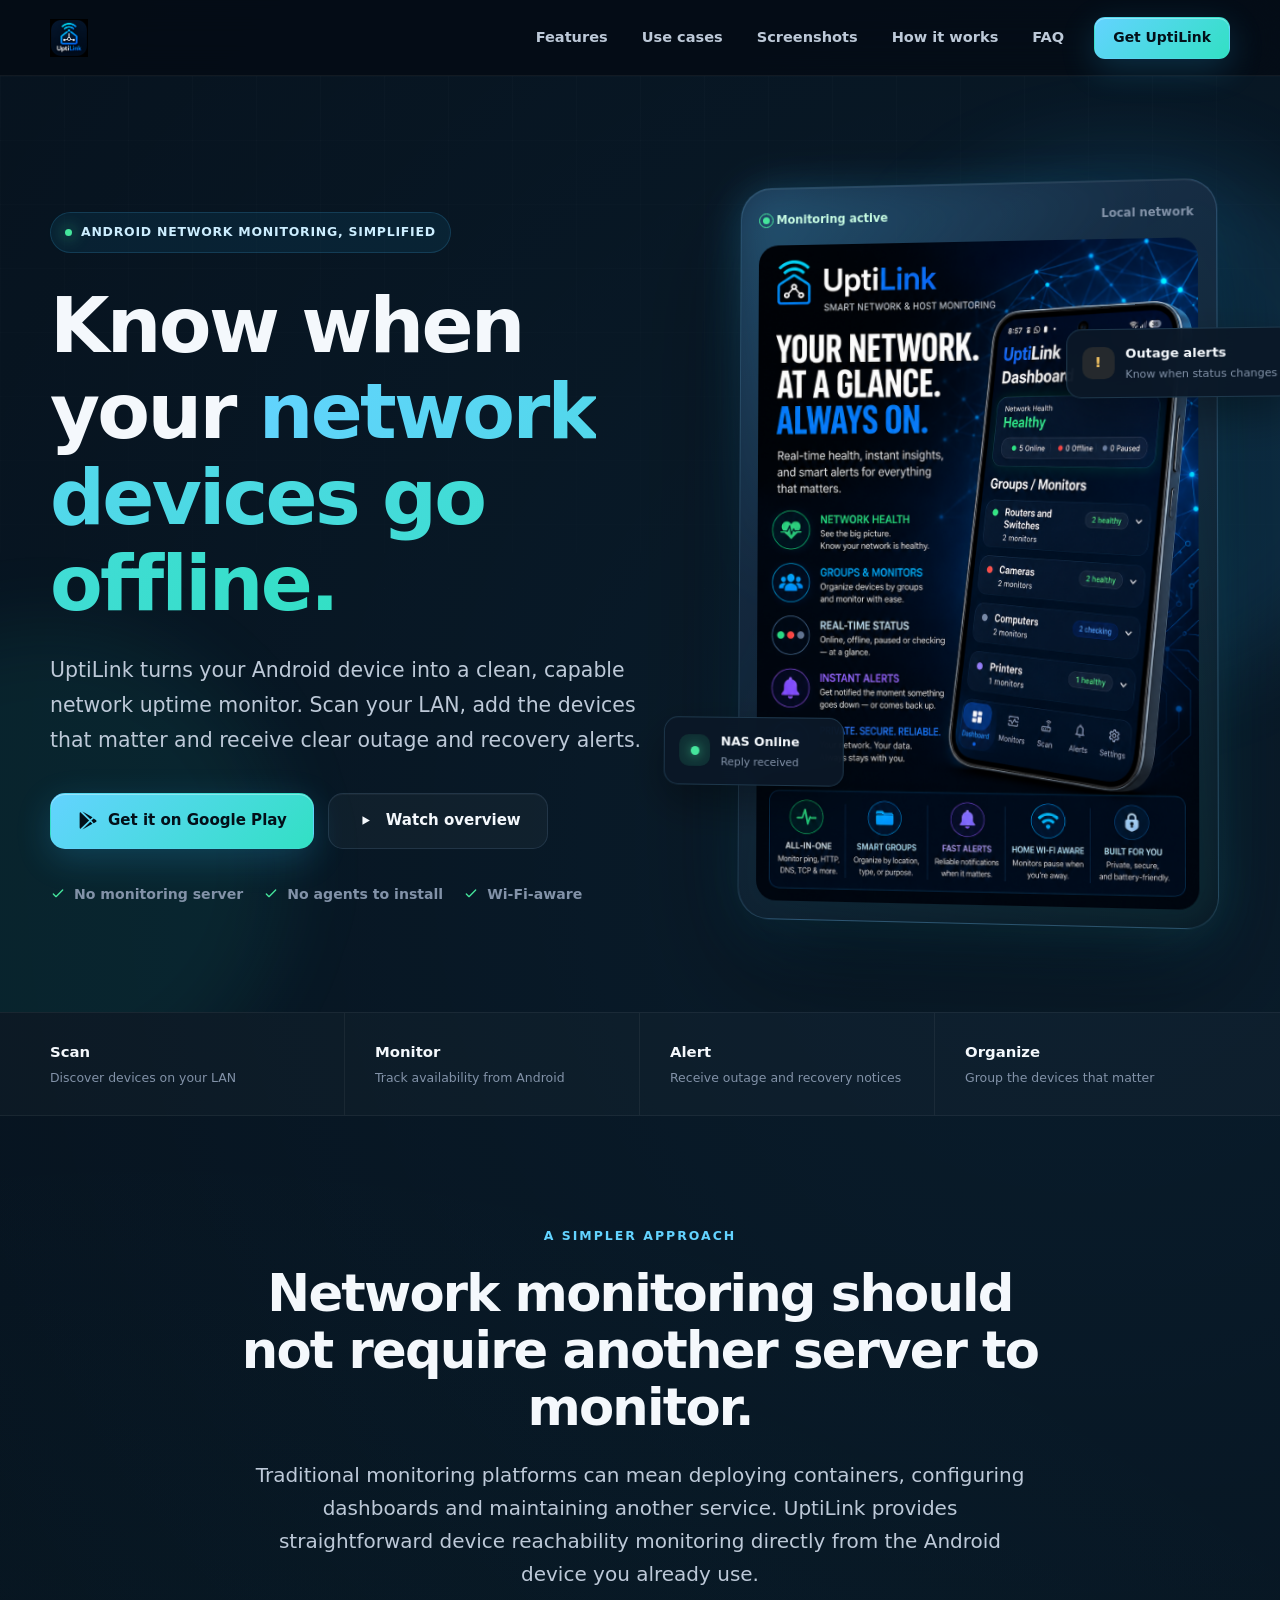
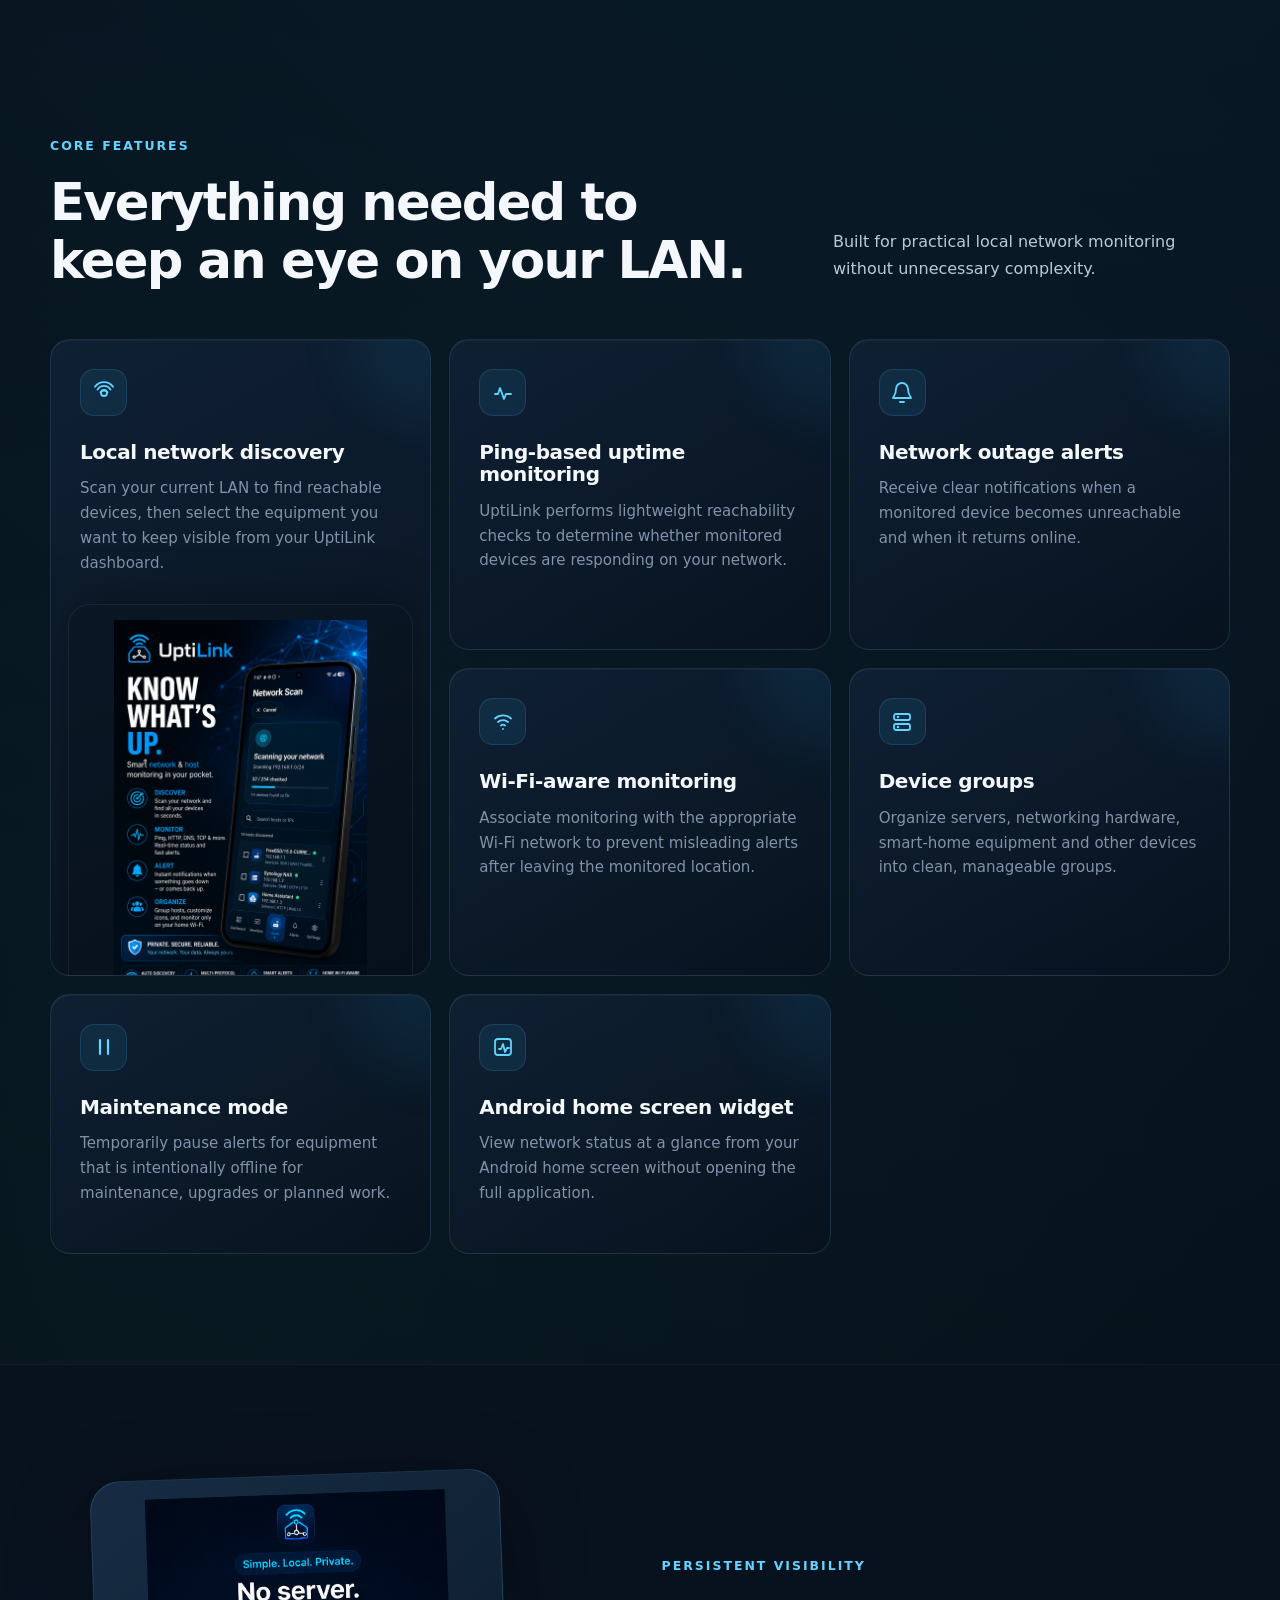
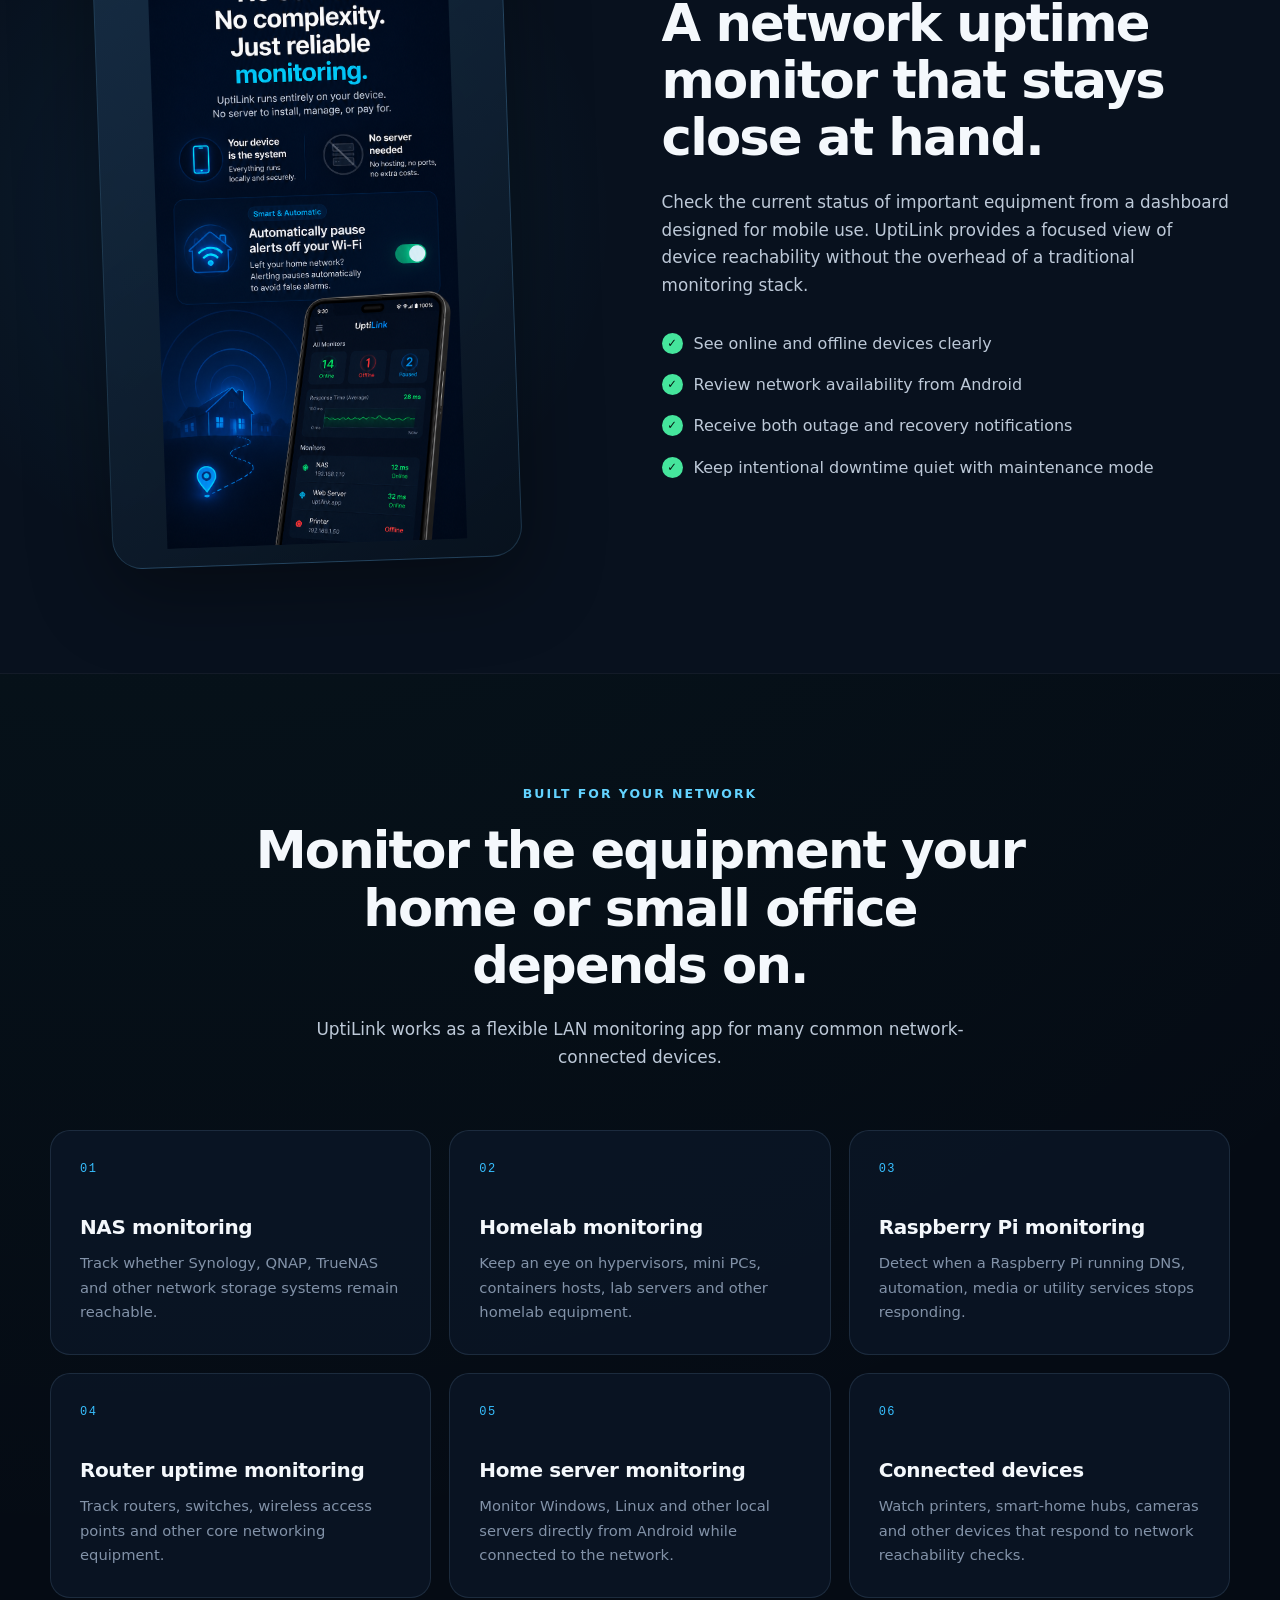
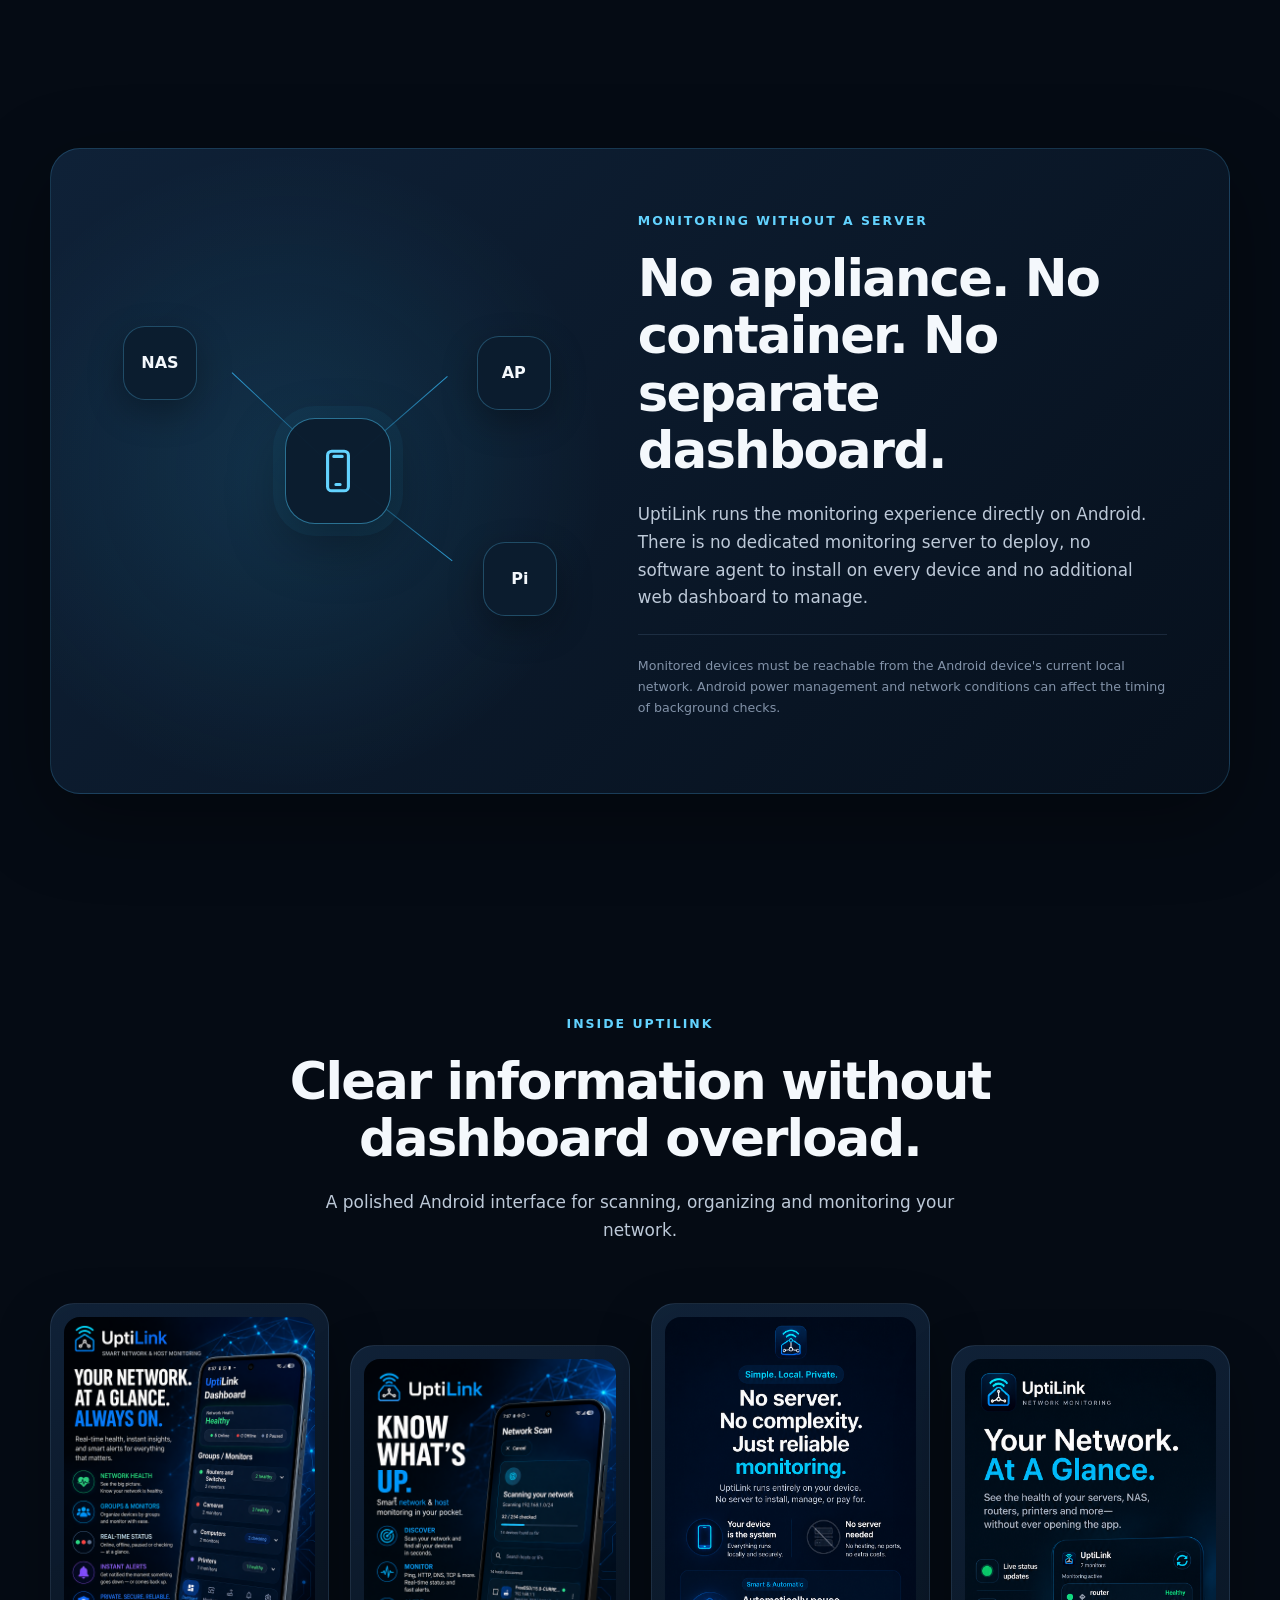
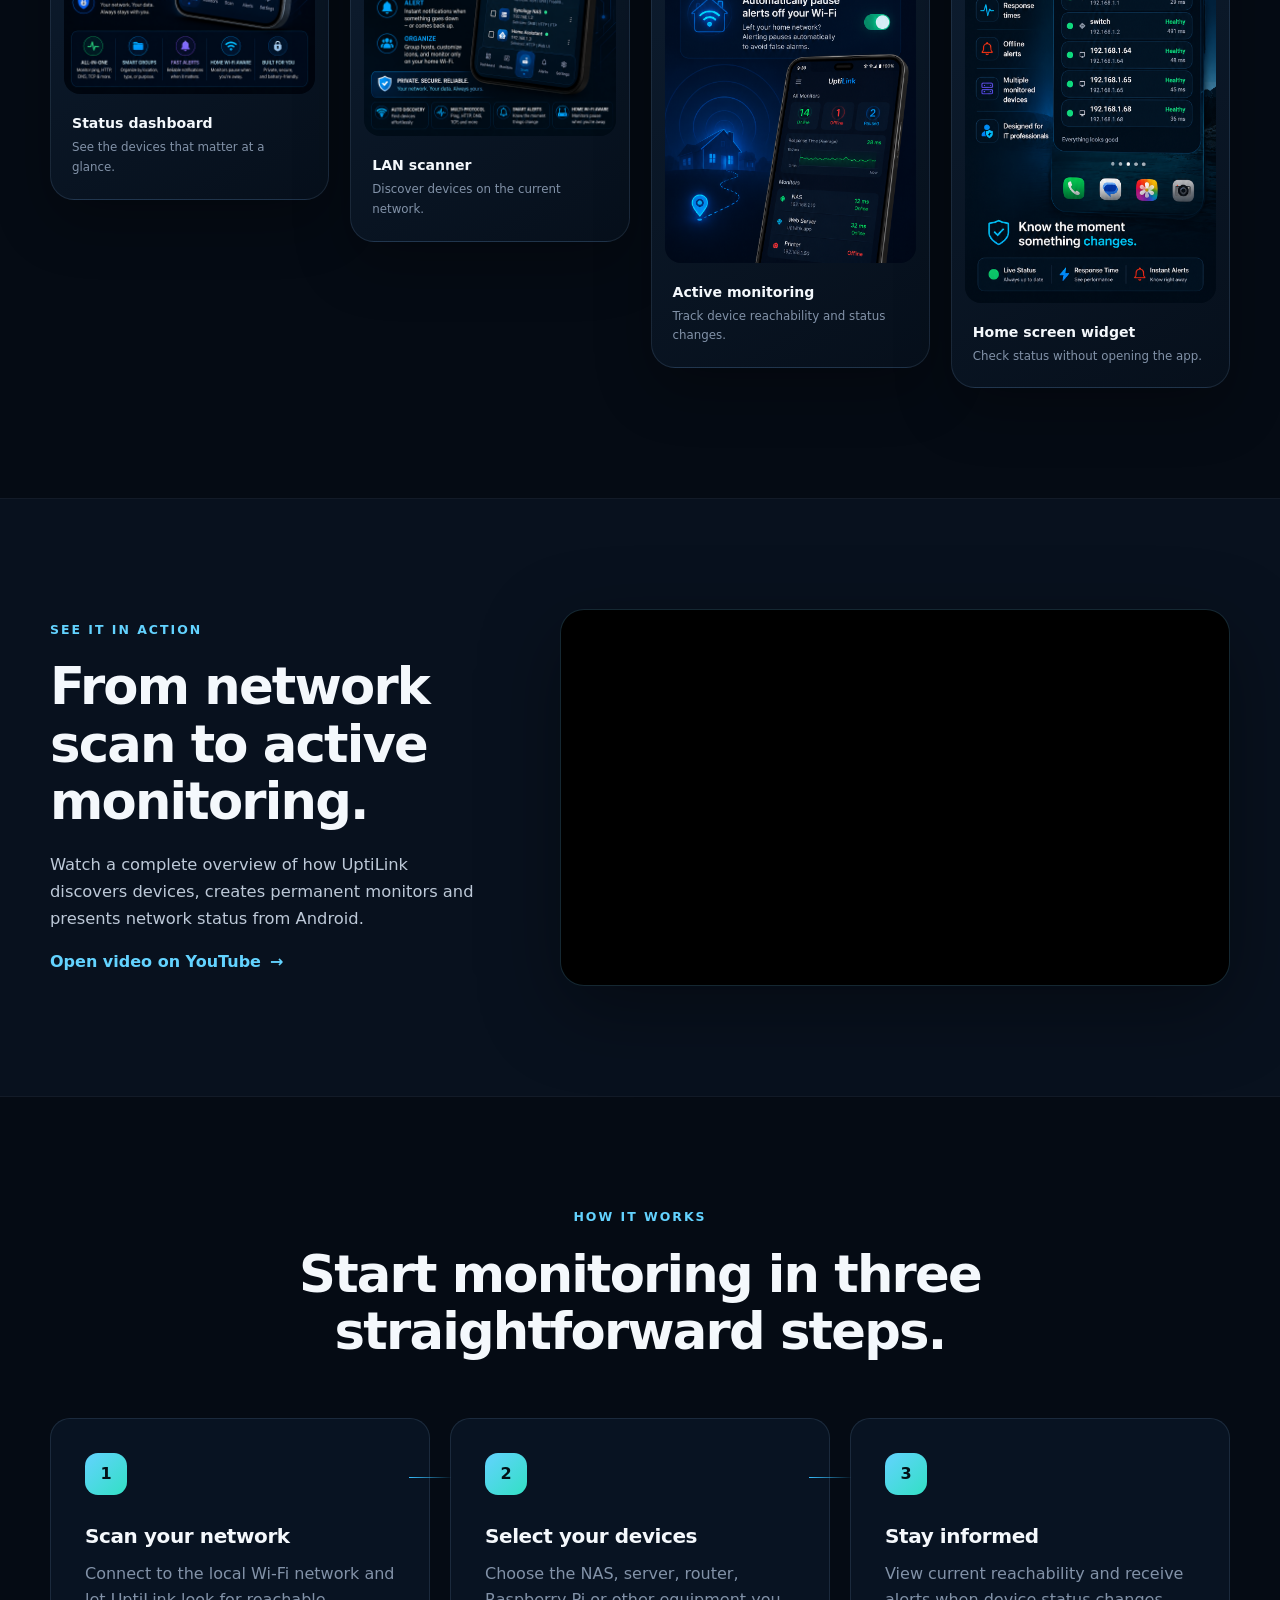
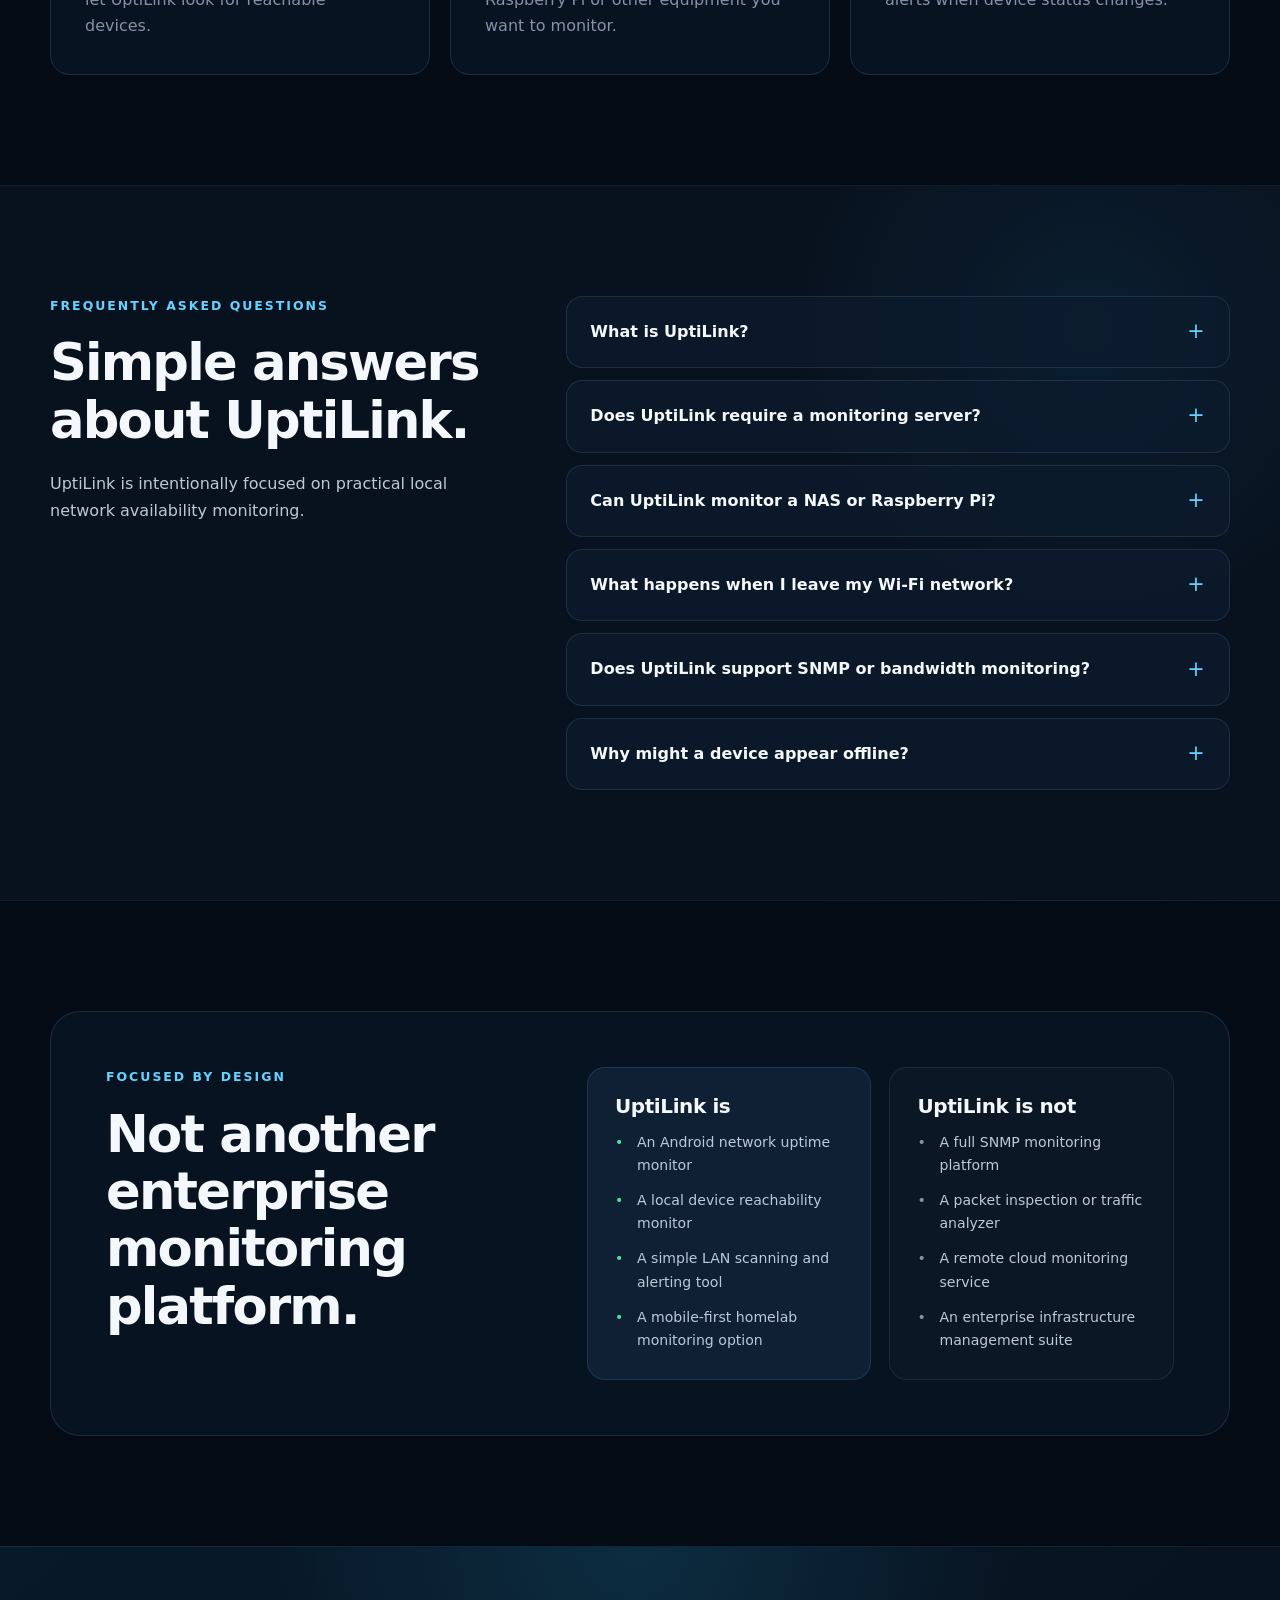
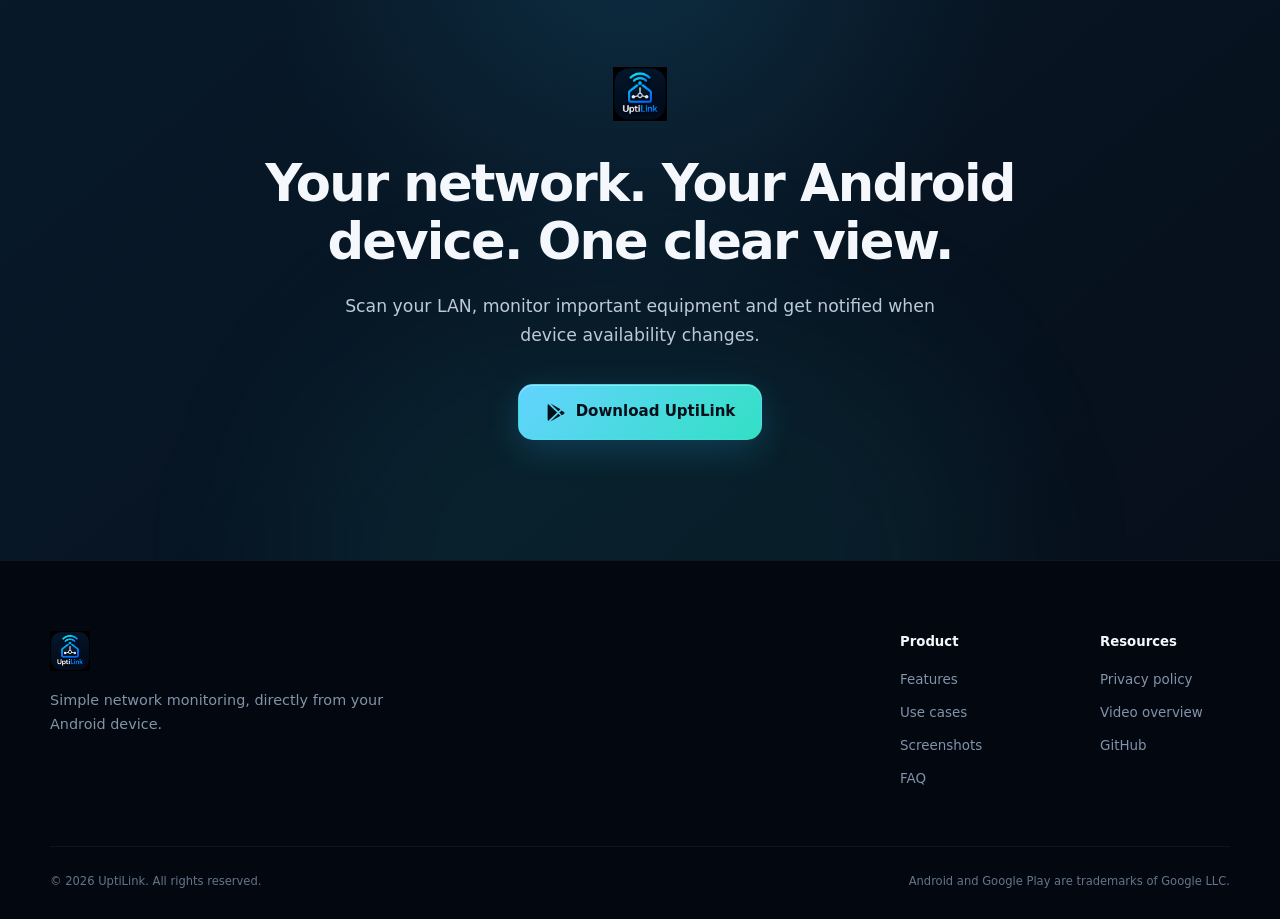
<file: docs/index.html>
<!DOCTYPE html>
<html lang="en">
<head>
  <meta charset="UTF-8">

  <meta
    name="viewport"
    content="width=device-width, initial-scale=1, viewport-fit=cover"
  >

  <title>UptiLink — Android Network & Uptime Monitor</title>

  <meta
    name="description"
    content="Monitor NAS devices, servers, routers, Raspberry Pi systems and homelab equipment from Android. Get network outage and recovery alerts."
  >

  <meta
    name="keywords"
    content="Android network monitor, ping monitor for Android, LAN monitoring app, network uptime monitor, NAS monitoring app, server monitoring from Android, homelab monitoring, Raspberry Pi monitoring, router uptime monitor, network outage alerts, device reachability monitor, Wi-Fi-aware monitoring, monitoring without a server"
  >

  <meta name="author" content="UptiLink">
  <meta name="robots" content="index, follow">
  <meta name="theme-color" content="#07111f">
  <meta name="color-scheme" content="dark">

  <!-- Replace this if your GitHub Pages URL is different. -->
  <link
    rel="canonical"
    href="https://reelmemories.github.io/uptilink/"
  >

  <link rel="icon" type="image/png" href="assets/logo_text.png">
  <link rel="stylesheet" href="assets/styles.css">

  <!-- Social sharing -->
  <meta property="og:type" content="website">
  <meta property="og:site_name" content="UptiLink">
  <meta
    property="og:title"
    content="UptiLink — Android Network & Uptime Monitor"
  >
  <meta
    property="og:description"
    content="Scan your LAN, monitor important network devices and receive outage alerts directly on Android."
  >
  <meta
    property="og:url"
    content="https://reelmemories.github.io/uptilink/"
  >
  <meta
    property="og:image"
    content="https://reelmemories.github.io/uptilink/assets/feature.png"
  >

  <meta name="twitter:card" content="summary_large_image">
  <meta
    name="twitter:title"
    content="UptiLink — Android Network & Uptime Monitor"
  >
  <meta
    name="twitter:description"
    content="Simple Wi-Fi-aware network monitoring directly from Android."
  >
  <meta
    name="twitter:image"
    content="https://reelmemories.github.io/uptilink/assets/feature.png"
  >

  <!-- Search engine structured data -->
  <script type="application/ld+json">
  {
    "@context": "https://schema.org",
    "@type": "MobileApplication",
    "name": "UptiLink",
    "applicationCategory": "UtilitiesApplication",
    "operatingSystem": "Android",
    "description": "An Android network and uptime monitoring app for monitoring servers, NAS systems, routers, Raspberry Pi devices and other equipment on a local network.",
    "url": "https://reelmemories.github.io/uptilink/",
    "image": "https://reelmemories.github.io/uptilink/assets/feature.png",
    "featureList": [
      "Local network scanning",
      "Ping-based uptime monitoring",
      "Network outage alerts",
      "Device recovery notifications",
      "Wi-Fi-aware monitoring",
      "Device groups",
      "Maintenance mode",
      "Android home screen widget",
      "Monitoring without a dedicated server"
    ]
  }
  </script>
</head>

<body>
  <a class="skip-link" href="#main-content">Skip to content</a>

  <header class="site-header">
    <div class="nav-container">
      <a class="brand" href="#top" aria-label="UptiLink home">
        <img
          src="assets/logo_text.png"
          alt="UptiLink"
          class="brand-logo"
        >
      </a>

      <nav class="desktop-nav" aria-label="Main navigation">
        <a href="#features">Features</a>
        <a href="#use-cases">Use cases</a>
        <a href="#screenshots">Screenshots</a>
        <a href="#how-it-works">How it works</a>
        <a href="#faq">FAQ</a>
      </nav>

      <!-- Replace # with your Google Play listing URL. -->
      <a
        class="button button-small button-primary"
        href="#download"
        aria-label="Get UptiLink for Android"
      >
        Get UptiLink
      </a>
    </div>
  </header>

  <main id="main-content">
    <section class="hero" id="top">
      <div class="hero-glow hero-glow-one"></div>
      <div class="hero-glow hero-glow-two"></div>

      <div class="page-container hero-grid">
        <div class="hero-copy">
          <div class="eyebrow">
            <span class="status-dot"></span>
            Android network monitoring, simplified
          </div>

          <h1>
            Know when your
            <span class="gradient-text">network devices go offline.</span>
          </h1>

          <p class="hero-description">
            UptiLink turns your Android device into a clean, capable network
            uptime monitor. Scan your LAN, add the devices that matter and
            receive clear outage and recovery alerts.
          </p>

          <div class="hero-actions">
            <!-- Replace # with your Google Play listing URL. -->
            <a class="button button-primary button-large" href="#download">
              <svg
                viewBox="0 0 24 24"
                aria-hidden="true"
                class="button-icon"
              >
                <path
                  fill="currentColor"
                  d="M3.6 2.4 13.8 12 3.6 21.6c-.4-.5-.6-1.1-.6-1.8V4.2c0-.7.2-1.3.6-1.8Zm11.6 10.9 2.5 2.4L6.2 22.2l9-8.9Zm3.8-3.5 2.6 1.5c.9.5.9 1.9 0 2.4L19 15.2 16.5 12 19 9.8ZM6.2 1.8l11.5 6.5-2.5 2.4-9-8.9Z"
                />
              </svg>
              Get it on Google Play
            </a>

            <a
              class="button button-secondary button-large"
              href="https://youtu.be/Lr0KY6gQuv0"
              target="_blank"
              rel="noopener noreferrer"
            >
              <svg
                viewBox="0 0 24 24"
                aria-hidden="true"
                class="button-icon"
              >
                <path
                  fill="currentColor"
                  d="M8.5 7.2v9.6L17 12 8.5 7.2Z"
                />
              </svg>
              Watch overview
            </a>
          </div>

          <div class="hero-benefits" aria-label="Main benefits">
            <span>
              <svg viewBox="0 0 24 24" aria-hidden="true">
                <path
                  d="m5 12 4 4L19 6"
                  fill="none"
                  stroke="currentColor"
                  stroke-width="2"
                  stroke-linecap="round"
                  stroke-linejoin="round"
                />
              </svg>
              No monitoring server
            </span>

            <span>
              <svg viewBox="0 0 24 24" aria-hidden="true">
                <path
                  d="m5 12 4 4L19 6"
                  fill="none"
                  stroke="currentColor"
                  stroke-width="2"
                  stroke-linecap="round"
                  stroke-linejoin="round"
                />
              </svg>
              No agents to install
            </span>

            <span>
              <svg viewBox="0 0 24 24" aria-hidden="true">
                <path
                  d="m5 12 4 4L19 6"
                  fill="none"
                  stroke="currentColor"
                  stroke-width="2"
                  stroke-linecap="round"
                  stroke-linejoin="round"
                />
              </svg>
              Wi-Fi-aware
            </span>
          </div>
        </div>

        <div class="hero-visual">
          <div class="hero-image-shell">
            <div class="visual-status-bar">
              <span class="visual-status-live">
                <span class="pulse-dot"></span>
                Monitoring active
              </span>
              <span>Local network</span>
            </div>

            <img
              src="assets/dashboard.png"
              alt="UptiLink Android network monitoring dashboard showing device availability"
              class="hero-app-image"
            >

            <div class="floating-card floating-card-left">
              <span class="floating-icon online-icon"></span>
              <span>
                <strong>NAS Online</strong>
                <small>Reply received</small>
              </span>
            </div>

            <div class="floating-card floating-card-right">
              <span class="floating-icon alert-icon">!</span>
              <span>
                <strong>Outage alerts</strong>
                <small>Know when status changes</small>
              </span>
            </div>
          </div>
        </div>
      </div>
    </section>

    <section class="value-strip" aria-label="UptiLink benefits">
      <div class="page-container value-strip-grid">
        <div>
          <strong>Scan</strong>
          <span>Discover devices on your LAN</span>
        </div>

        <div>
          <strong>Monitor</strong>
          <span>Track availability from Android</span>
        </div>

        <div>
          <strong>Alert</strong>
          <span>Receive outage and recovery notices</span>
        </div>

        <div>
          <strong>Organize</strong>
          <span>Group the devices that matter</span>
        </div>
      </div>
    </section>

    <section class="section section-intro">
      <div class="page-container narrow-container">
        <div class="section-label">A simpler approach</div>

        <h2>
          Network monitoring should not require another server to monitor.
        </h2>

        <p class="section-lead">
          Traditional monitoring platforms can mean deploying containers,
          configuring dashboards and maintaining another service. UptiLink
          provides straightforward device reachability monitoring directly
          from the Android device you already use.
        </p>
      </div>
    </section>

    <section class="section features-section" id="features">
      <div class="page-container">
        <div class="section-heading">
          <div>
            <div class="section-label">Core features</div>
            <h2>Everything needed to keep an eye on your LAN.</h2>
          </div>

          <p>
            Built for practical local network monitoring without unnecessary
            complexity.
          </p>
        </div>

        <div class="feature-grid">
          <article class="feature-card feature-card-large">
            <div class="feature-icon">
              <svg viewBox="0 0 24 24" aria-hidden="true">
                <circle
                  cx="12"
                  cy="12"
                  r="3"
                  fill="none"
                  stroke="currentColor"
                  stroke-width="1.8"
                />
                <path
                  d="M5.6 8.5a7.5 7.5 0 0 1 12.8 0M3 5.8a11 11 0 0 1 18 0M8.5 11.2a4.5 4.5 0 0 1 7 0"
                  fill="none"
                  stroke="currentColor"
                  stroke-width="1.8"
                  stroke-linecap="round"
                />
              </svg>
            </div>

            <h3>Local network discovery</h3>

            <p>
              Scan your current LAN to find reachable devices, then select the
              equipment you want to keep visible from your UptiLink dashboard.
            </p>

            <div class="feature-preview">
              <img
                src="assets/scanner.png"
                alt="UptiLink LAN network scanner discovering local devices"
                loading="lazy"
              >
            </div>
          </article>

          <article class="feature-card">
            <div class="feature-icon">
              <svg viewBox="0 0 24 24" aria-hidden="true">
                <path
                  d="M4 13h3l2-6 4 11 2-5h5"
                  fill="none"
                  stroke="currentColor"
                  stroke-width="1.8"
                  stroke-linecap="round"
                  stroke-linejoin="round"
                />
              </svg>
            </div>

            <h3>Ping-based uptime monitoring</h3>

            <p>
              UptiLink performs lightweight reachability checks to determine
              whether monitored devices are responding on your network.
            </p>
          </article>

          <article class="feature-card">
            <div class="feature-icon">
              <svg viewBox="0 0 24 24" aria-hidden="true">
                <path
                  d="M18 8a6 6 0 0 0-12 0c0 7-3 7-3 9h18c0-2-3-2-3-9ZM10 21h4"
                  fill="none"
                  stroke="currentColor"
                  stroke-width="1.8"
                  stroke-linecap="round"
                  stroke-linejoin="round"
                />
              </svg>
            </div>

            <h3>Network outage alerts</h3>

            <p>
              Receive clear notifications when a monitored device becomes
              unreachable and when it returns online.
            </p>
          </article>

          <article class="feature-card">
            <div class="feature-icon">
              <svg viewBox="0 0 24 24" aria-hidden="true">
                <path
                  d="M4 8.5a12 12 0 0 1 16 0M7 12a7.5 7.5 0 0 1 10 0M10 15.5a3 3 0 0 1 4 0M12 19h.01"
                  fill="none"
                  stroke="currentColor"
                  stroke-width="1.8"
                  stroke-linecap="round"
                />
              </svg>
            </div>

            <h3>Wi-Fi-aware monitoring</h3>

            <p>
              Associate monitoring with the appropriate Wi-Fi network to
              prevent misleading alerts after leaving the monitored location.
            </p>
          </article>

          <article class="feature-card">
            <div class="feature-icon">
              <svg viewBox="0 0 24 24" aria-hidden="true">
                <rect
                  x="4"
                  y="4"
                  width="16"
                  height="6"
                  rx="2"
                  fill="none"
                  stroke="currentColor"
                  stroke-width="1.8"
                />
                <rect
                  x="4"
                  y="14"
                  width="16"
                  height="6"
                  rx="2"
                  fill="none"
                  stroke="currentColor"
                  stroke-width="1.8"
                />
                <path
                  d="M8 7h.01M8 17h.01"
                  stroke="currentColor"
                  stroke-width="2.5"
                  stroke-linecap="round"
                />
              </svg>
            </div>

            <h3>Device groups</h3>

            <p>
              Organize servers, networking hardware, smart-home equipment and
              other devices into clean, manageable groups.
            </p>
          </article>

          <article class="feature-card">
            <div class="feature-icon">
              <svg viewBox="0 0 24 24" aria-hidden="true">
                <path
                  d="M8 5v14M16 5v14"
                  fill="none"
                  stroke="currentColor"
                  stroke-width="2.2"
                  stroke-linecap="round"
                />
              </svg>
            </div>

            <h3>Maintenance mode</h3>

            <p>
              Temporarily pause alerts for equipment that is intentionally
              offline for maintenance, upgrades or planned work.
            </p>
          </article>

          <article class="feature-card">
            <div class="feature-icon">
              <svg viewBox="0 0 24 24" aria-hidden="true">
                <rect
                  x="4"
                  y="4"
                  width="16"
                  height="16"
                  rx="3"
                  fill="none"
                  stroke="currentColor"
                  stroke-width="1.8"
                />
                <path
                  d="M8 14h2l2-5 2 8 2-4h2"
                  fill="none"
                  stroke="currentColor"
                  stroke-width="1.8"
                  stroke-linecap="round"
                  stroke-linejoin="round"
                />
              </svg>
            </div>

            <h3>Android home screen widget</h3>

            <p>
              View network status at a glance from your Android home screen
              without opening the full application.
            </p>
          </article>
        </div>
      </div>
    </section>

    <section class="section monitoring-showcase">
      <div class="page-container split-layout">
        <div class="showcase-image">
          <div class="phone-panel">
            <img
              src="assets/monitoring.png"
              alt="UptiLink monitoring screen showing network device status"
              loading="lazy"
            >
          </div>
        </div>

        <div class="showcase-copy">
          <div class="section-label">Persistent visibility</div>

          <h2>A network uptime monitor that stays close at hand.</h2>

          <p>
            Check the current status of important equipment from a dashboard
            designed for mobile use. UptiLink provides a focused view of device
            reachability without the overhead of a traditional monitoring
            stack.
          </p>

          <ul class="check-list">
            <li>See online and offline devices clearly</li>
            <li>Review network availability from Android</li>
            <li>Receive both outage and recovery notifications</li>
            <li>Keep intentional downtime quiet with maintenance mode</li>
          </ul>
        </div>
      </div>
    </section>

    <section class="section use-cases-section" id="use-cases">
      <div class="page-container">
        <div class="centered-heading">
          <div class="section-label">Built for your network</div>
          <h2>Monitor the equipment your home or small office depends on.</h2>
          <p>
            UptiLink works as a flexible LAN monitoring app for many common
            network-connected devices.
          </p>
        </div>

        <div class="use-case-grid">
          <article class="use-case-card">
            <span class="use-case-number">01</span>
            <h3>NAS monitoring</h3>
            <p>
              Track whether Synology, QNAP, TrueNAS and other network storage
              systems remain reachable.
            </p>
          </article>

          <article class="use-case-card">
            <span class="use-case-number">02</span>
            <h3>Homelab monitoring</h3>
            <p>
              Keep an eye on hypervisors, mini PCs, containers hosts, lab
              servers and other homelab equipment.
            </p>
          </article>

          <article class="use-case-card">
            <span class="use-case-number">03</span>
            <h3>Raspberry Pi monitoring</h3>
            <p>
              Detect when a Raspberry Pi running DNS, automation, media or
              utility services stops responding.
            </p>
          </article>

          <article class="use-case-card">
            <span class="use-case-number">04</span>
            <h3>Router uptime monitoring</h3>
            <p>
              Track routers, switches, wireless access points and other core
              networking equipment.
            </p>
          </article>

          <article class="use-case-card">
            <span class="use-case-number">05</span>
            <h3>Home server monitoring</h3>
            <p>
              Monitor Windows, Linux and other local servers directly from
              Android while connected to the network.
            </p>
          </article>

          <article class="use-case-card">
            <span class="use-case-number">06</span>
            <h3>Connected devices</h3>
            <p>
              Watch printers, smart-home hubs, cameras and other devices that
              respond to network reachability checks.
            </p>
          </article>
        </div>
      </div>
    </section>

    <section class="section no-server-section">
      <div class="page-container no-server-panel">
        <div class="no-server-visual" aria-hidden="true">
          <div class="network-node phone-node">
            <svg viewBox="0 0 24 24">
              <rect
                x="7"
                y="2.5"
                width="10"
                height="19"
                rx="2"
                fill="none"
                stroke="currentColor"
                stroke-width="1.5"
              />
              <path
                d="M10 5h4M11 18.5h2"
                stroke="currentColor"
                stroke-width="1.5"
                stroke-linecap="round"
              />
            </svg>
          </div>

          <span class="network-line line-one"></span>
          <span class="network-line line-two"></span>
          <span class="network-line line-three"></span>

          <div class="network-node node-one">NAS</div>
          <div class="network-node node-two">Pi</div>
          <div class="network-node node-three">AP</div>
        </div>

        <div class="no-server-copy">
          <div class="section-label">Monitoring without a server</div>

          <h2>No appliance. No container. No separate dashboard.</h2>

          <p>
            UptiLink runs the monitoring experience directly on Android. There
            is no dedicated monitoring server to deploy, no software agent to
            install on every device and no additional web dashboard to manage.
          </p>

          <p class="fine-print">
            Monitored devices must be reachable from the Android device's
            current local network. Android power management and network
            conditions can affect the timing of background checks.
          </p>
        </div>
      </div>
    </section>

    <section class="section screenshots-section" id="screenshots">
      <div class="page-container">
        <div class="centered-heading">
          <div class="section-label">Inside UptiLink</div>
          <h2>Clear information without dashboard overload.</h2>
          <p>
            A polished Android interface for scanning, organizing and
            monitoring your network.
          </p>
        </div>

        <div class="screenshot-grid">
          <figure class="screenshot-card">
            <img
              src="assets/dashboard.png"
              alt="UptiLink main dashboard showing monitored network devices"
              loading="lazy"
            >
            <figcaption>
              <strong>Status dashboard</strong>
              <span>See the devices that matter at a glance.</span>
            </figcaption>
          </figure>

          <figure class="screenshot-card screenshot-card-raised">
            <img
              src="assets/scanner.png"
              alt="UptiLink local network scanner for Android"
              loading="lazy"
            >
            <figcaption>
              <strong>LAN scanner</strong>
              <span>Discover devices on the current network.</span>
            </figcaption>
          </figure>

          <figure class="screenshot-card">
            <img
              src="assets/monitoring.png"
              alt="UptiLink Android ping monitoring interface"
              loading="lazy"
            >
            <figcaption>
              <strong>Active monitoring</strong>
              <span>Track device reachability and status changes.</span>
            </figcaption>
          </figure>

          <figure class="screenshot-card screenshot-card-raised">
            <img
              src="assets/widget.png"
              alt="UptiLink Android network status home screen widget"
              loading="lazy"
            >
            <figcaption>
              <strong>Home screen widget</strong>
              <span>Check status without opening the app.</span>
            </figcaption>
          </figure>
        </div>
      </div>
    </section>

    <section class="section video-section">
      <div class="page-container">
        <div class="video-layout">
          <div class="video-copy">
            <div class="section-label">See it in action</div>

            <h2>From network scan to active monitoring.</h2>

            <p>
              Watch a complete overview of how UptiLink discovers devices,
              creates permanent monitors and presents network status from
              Android.
            </p>

            <a
              class="text-link"
              href="https://youtu.be/Lr0KY6gQuv0"
              target="_blank"
              rel="noopener noreferrer"
            >
              Open video on YouTube
              <span aria-hidden="true">→</span>
            </a>
          </div>

          <div class="video-frame">
            <iframe
              src="https://www.youtube-nocookie.com/embed/Lr0KY6gQuv0"
              title="UptiLink Android network monitor overview"
              loading="lazy"
              referrerpolicy="strict-origin-when-cross-origin"
              allow="accelerometer; autoplay; clipboard-write; encrypted-media; gyroscope; picture-in-picture; web-share"
              allowfullscreen
            ></iframe>
          </div>
        </div>
      </div>
    </section>

    <section class="section steps-section" id="how-it-works">
      <div class="page-container">
        <div class="centered-heading">
          <div class="section-label">How it works</div>
          <h2>Start monitoring in three straightforward steps.</h2>
        </div>

        <div class="steps-grid">
          <article class="step-card">
            <span class="step-number">1</span>
            <h3>Scan your network</h3>
            <p>
              Connect to the local Wi-Fi network and let UptiLink look for
              reachable devices.
            </p>
          </article>

          <article class="step-card">
            <span class="step-number">2</span>
            <h3>Select your devices</h3>
            <p>
              Choose the NAS, server, router, Raspberry Pi or other equipment
              you want to monitor.
            </p>
          </article>

          <article class="step-card">
            <span class="step-number">3</span>
            <h3>Stay informed</h3>
            <p>
              View current reachability and receive alerts when device status
              changes.
            </p>
          </article>
        </div>
      </div>
    </section>

    <section class="section faq-section" id="faq">
      <div class="page-container faq-layout">
        <div class="faq-heading">
          <div class="section-label">Frequently asked questions</div>
          <h2>Simple answers about UptiLink.</h2>
          <p>
            UptiLink is intentionally focused on practical local network
            availability monitoring.
          </p>
        </div>

        <div class="faq-list">
          <details>
            <summary>What is UptiLink?</summary>
            <p>
              UptiLink is an Android network monitor that scans your local
              network and performs ping-based reachability checks against
              devices you choose to monitor.
            </p>
          </details>

          <details>
            <summary>Does UptiLink require a monitoring server?</summary>
            <p>
              No. UptiLink provides monitoring directly from Android without
              requiring a dedicated server, appliance, container or separate
              dashboard.
            </p>
          </details>

          <details>
            <summary>Can UptiLink monitor a NAS or Raspberry Pi?</summary>
            <p>
              Yes, provided the NAS, Raspberry Pi or other device is reachable
              from your Android device and responds to ping requests.
            </p>
          </details>

          <details>
            <summary>What happens when I leave my Wi-Fi network?</summary>
            <p>
              Wi-Fi-aware monitoring can associate checks with the intended
              network, helping prevent false outage alerts when your phone is
              no longer connected to that location.
            </p>
          </details>

          <details>
            <summary>Does UptiLink support SNMP or bandwidth monitoring?</summary>
            <p>
              UptiLink is focused on straightforward ping-based device
              reachability. It is not a full SNMP, traffic, metrics or log
              monitoring platform.
            </p>
          </details>

          <details>
            <summary>Why might a device appear offline?</summary>
            <p>
              The device may be powered off, disconnected, on another network
              or configured to ignore ping requests. Guest Wi-Fi isolation and
              Android background restrictions can also affect monitoring.
            </p>
          </details>
        </div>
      </div>
    </section>

    <section class="section comparison-section">
      <div class="page-container comparison-panel">
        <div>
          <div class="section-label">Focused by design</div>
          <h2>Not another enterprise monitoring platform.</h2>
        </div>

        <div class="comparison-columns">
          <div class="comparison-column">
            <h3>UptiLink is</h3>
            <ul>
              <li>An Android network uptime monitor</li>
              <li>A local device reachability monitor</li>
              <li>A simple LAN scanning and alerting tool</li>
              <li>A mobile-first homelab monitoring option</li>
            </ul>
          </div>

          <div class="comparison-column muted-column">
            <h3>UptiLink is not</h3>
            <ul>
              <li>A full SNMP monitoring platform</li>
              <li>A packet inspection or traffic analyzer</li>
              <li>A remote cloud monitoring service</li>
              <li>An enterprise infrastructure management suite</li>
            </ul>
          </div>
        </div>
      </div>
    </section>

    <section class="download-section" id="download">
      <div class="download-glow"></div>

      <div class="page-container download-content">
        <img
          src="assets/logo_text.png"
          alt=""
          class="download-logo"
        >

        <h2>Your network. Your Android device. One clear view.</h2>

        <p>
          Scan your LAN, monitor important equipment and get notified when
          device availability changes.
        </p>

        <!-- Replace # below with your Google Play listing URL. -->
        <a class="button button-primary button-large" href="#">
          <svg
            viewBox="0 0 24 24"
            aria-hidden="true"
            class="button-icon"
          >
            <path
              fill="currentColor"
              d="M3.6 2.4 13.8 12 3.6 21.6c-.4-.5-.6-1.1-.6-1.8V4.2c0-.7.2-1.3.6-1.8Zm11.6 10.9 2.5 2.4L6.2 22.2l9-8.9Zm3.8-3.5 2.6 1.5c.9.5.9 1.9 0 2.4L19 15.2 16.5 12 19 9.8ZM6.2 1.8l11.5 6.5-2.5 2.4-9-8.9Z"
            />
          </svg>
          Download UptiLink
        </a>
      </div>
    </section>
  </main>

  <footer class="site-footer">
    <div class="page-container footer-grid">
      <div class="footer-brand">
        <img
          src="assets/logo_text.png"
          alt="UptiLink"
          class="footer-logo"
        >

        <p>
          Simple network monitoring, directly from your Android device.
        </p>
      </div>

      <div class="footer-links">
        <div>
          <strong>Product</strong>
          <a href="#features">Features</a>
          <a href="#use-cases">Use cases</a>
          <a href="#screenshots">Screenshots</a>
          <a href="#faq">FAQ</a>
        </div>

        <div>
          <strong>Resources</strong>
          <a href="privacy-policy.html">Privacy policy</a>
          <a
            href="https://youtu.be/Lr0KY6gQuv0"
            target="_blank"
            rel="noopener noreferrer"
          >
            Video overview
          </a>
          <a
            href="https://github.com/reelmemories/uptilink"
            target="_blank"
            rel="noopener noreferrer"
          >
            GitHub
          </a>
        </div>
      </div>
    </div>

    <div class="page-container footer-bottom">
      <span>
        © <span id="current-year">2026</span> UptiLink. All rights reserved.
      </span>

      <span>
        Android and Google Play are trademarks of Google LLC.
      </span>
    </div>
  </footer>

  <script>
    document.getElementById("current-year").textContent =
      new Date().getFullYear();
  </script>
</body>
</html>
</file>
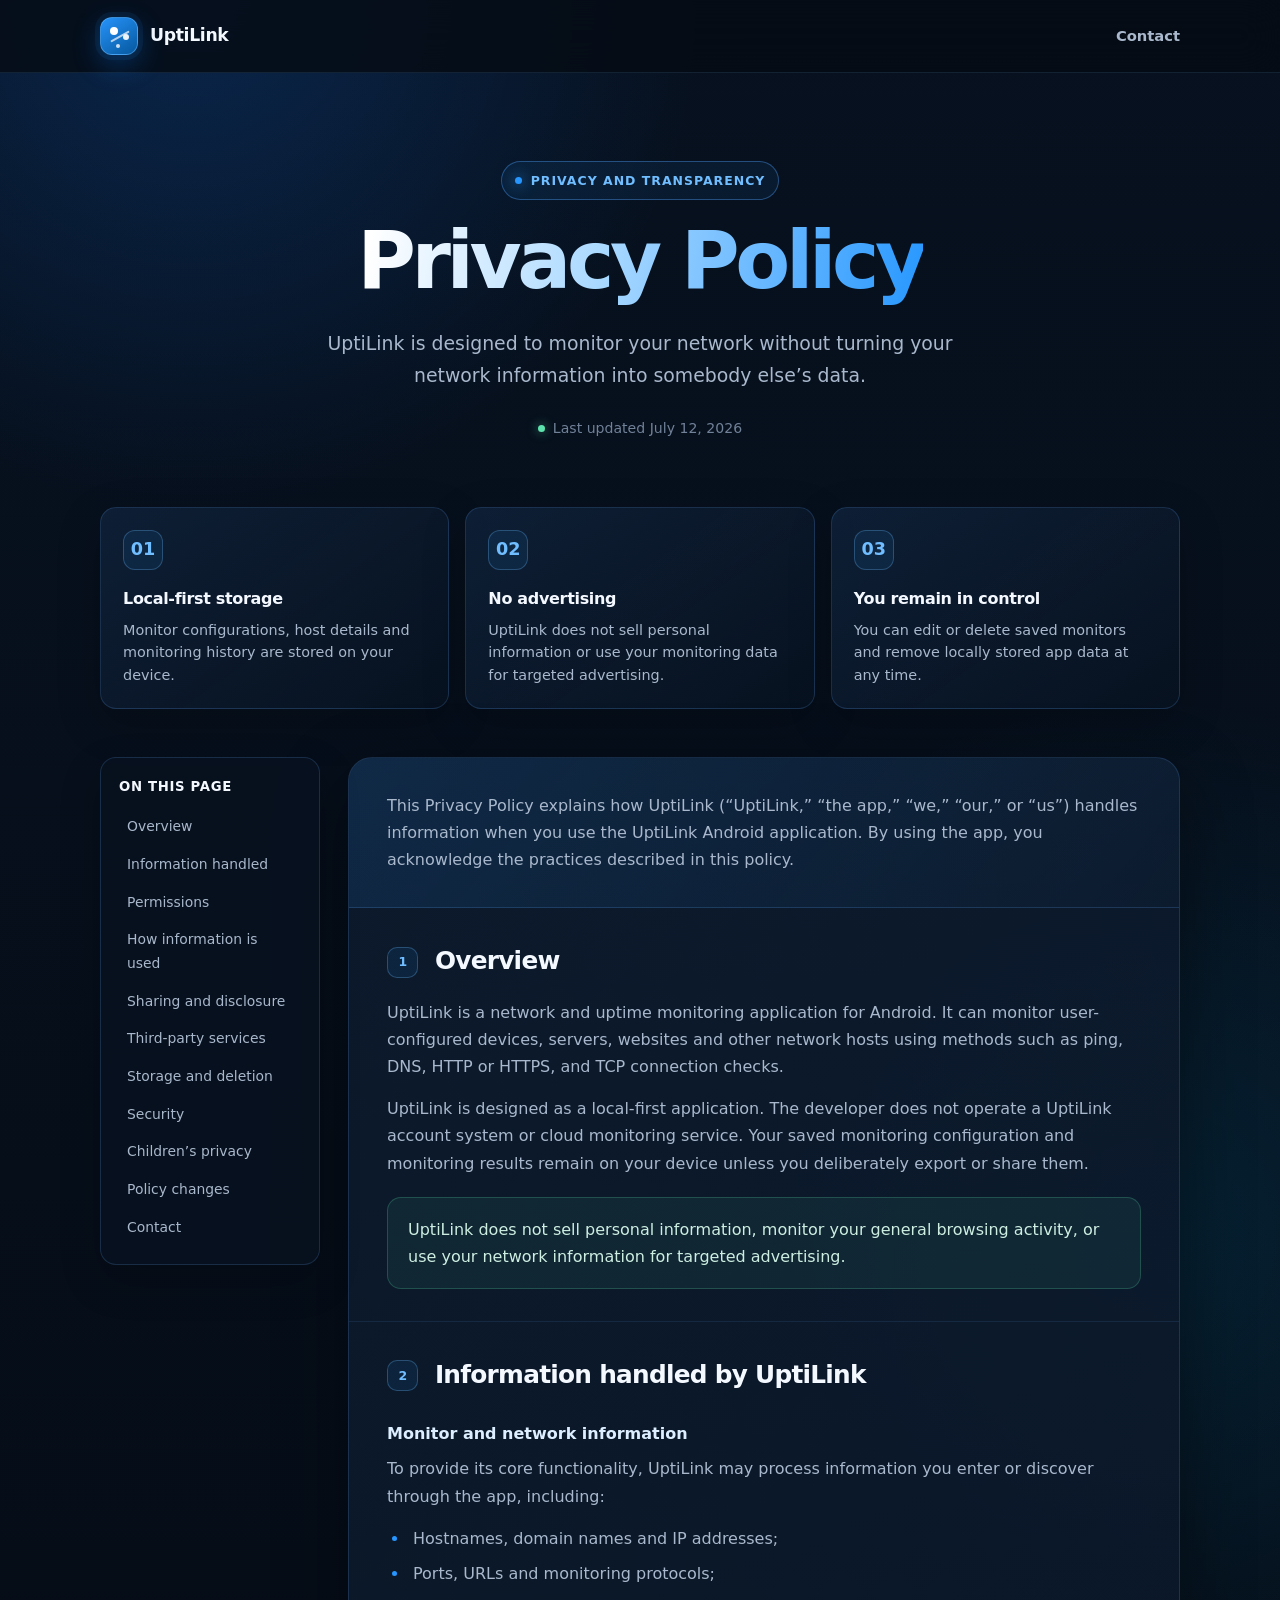
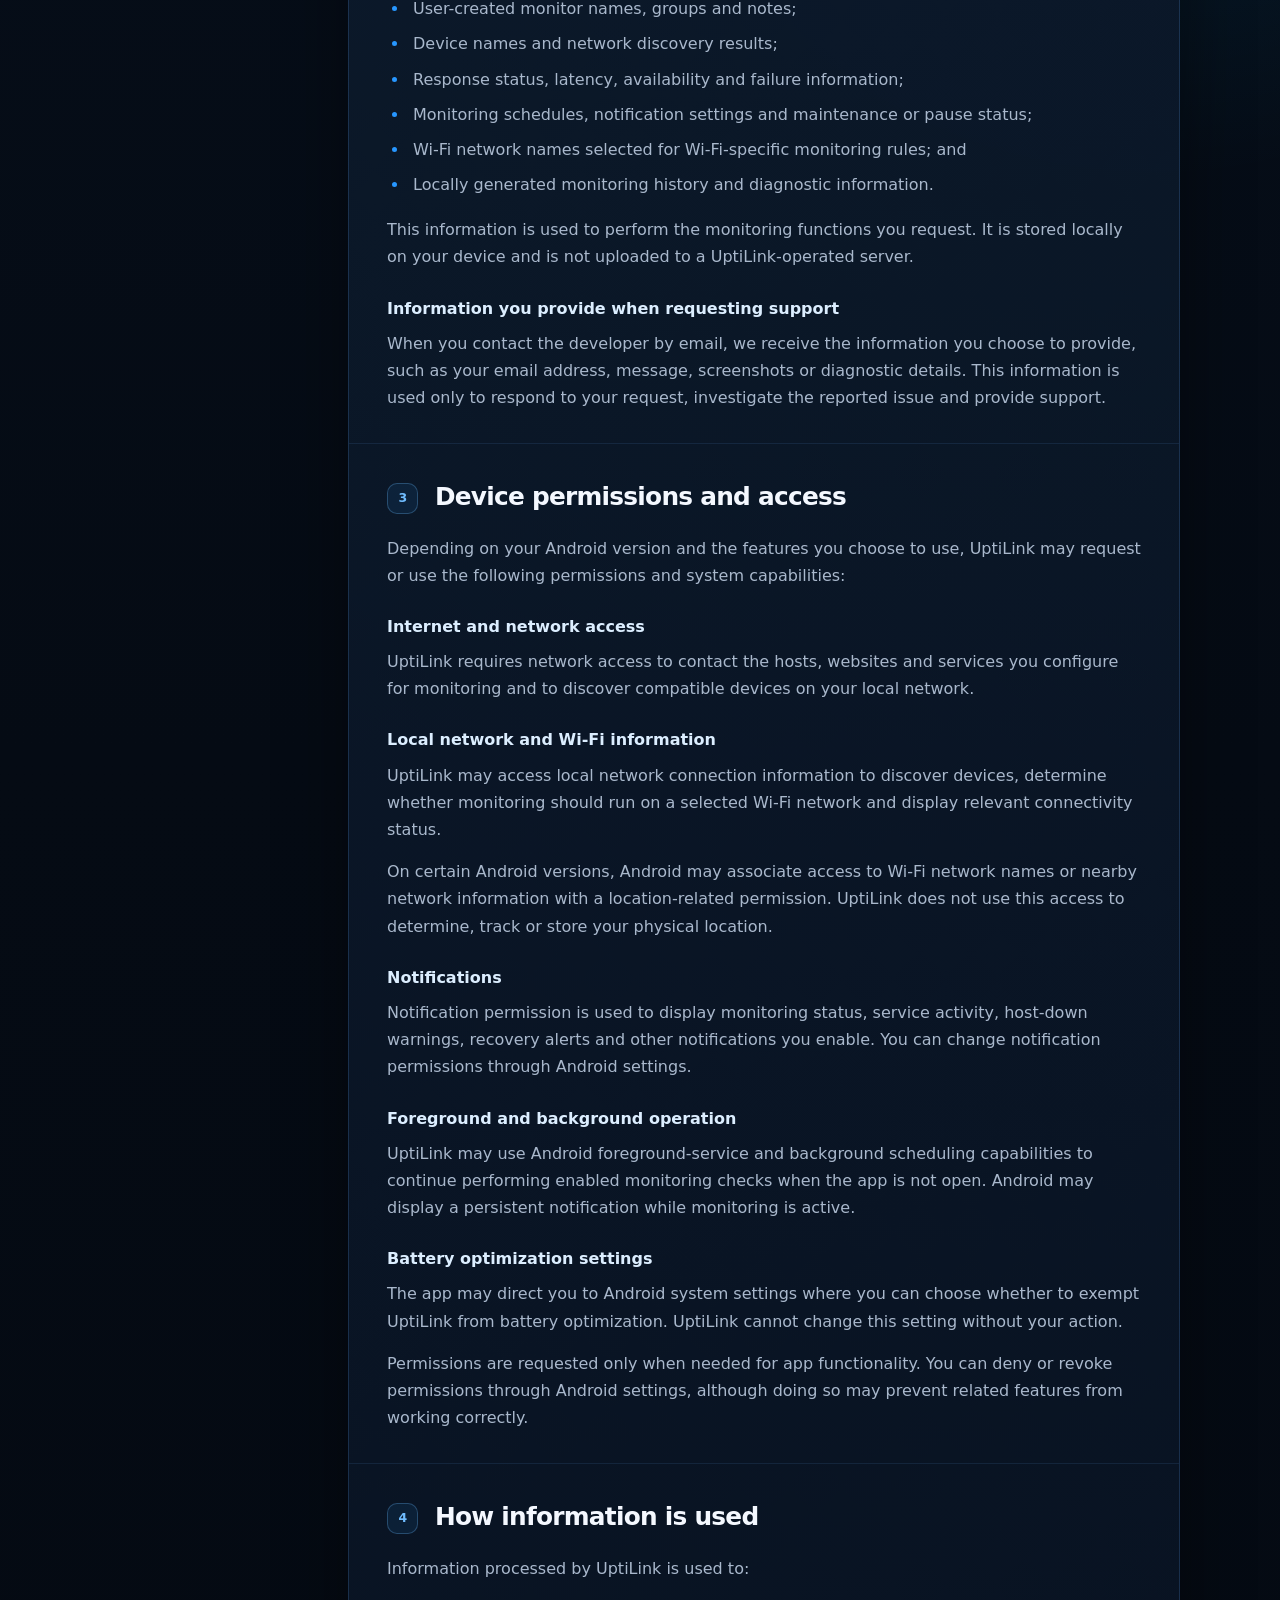
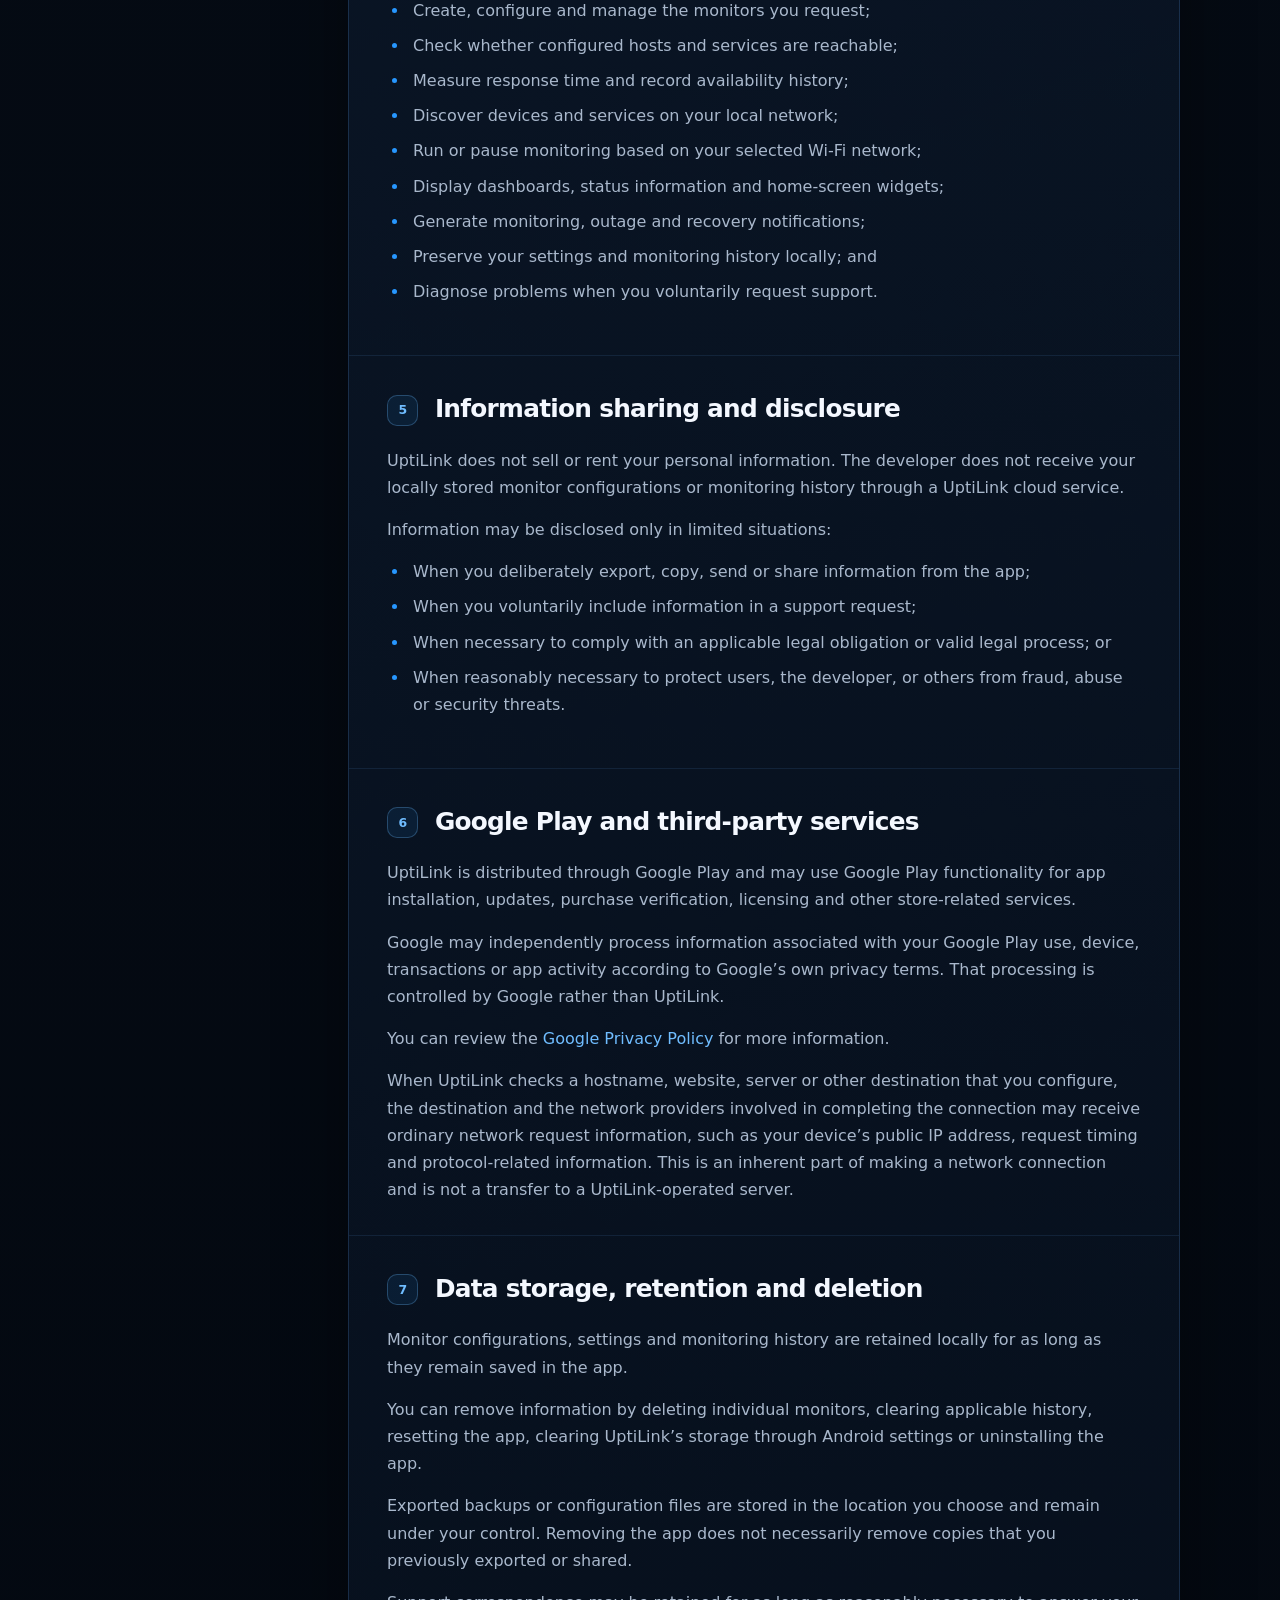
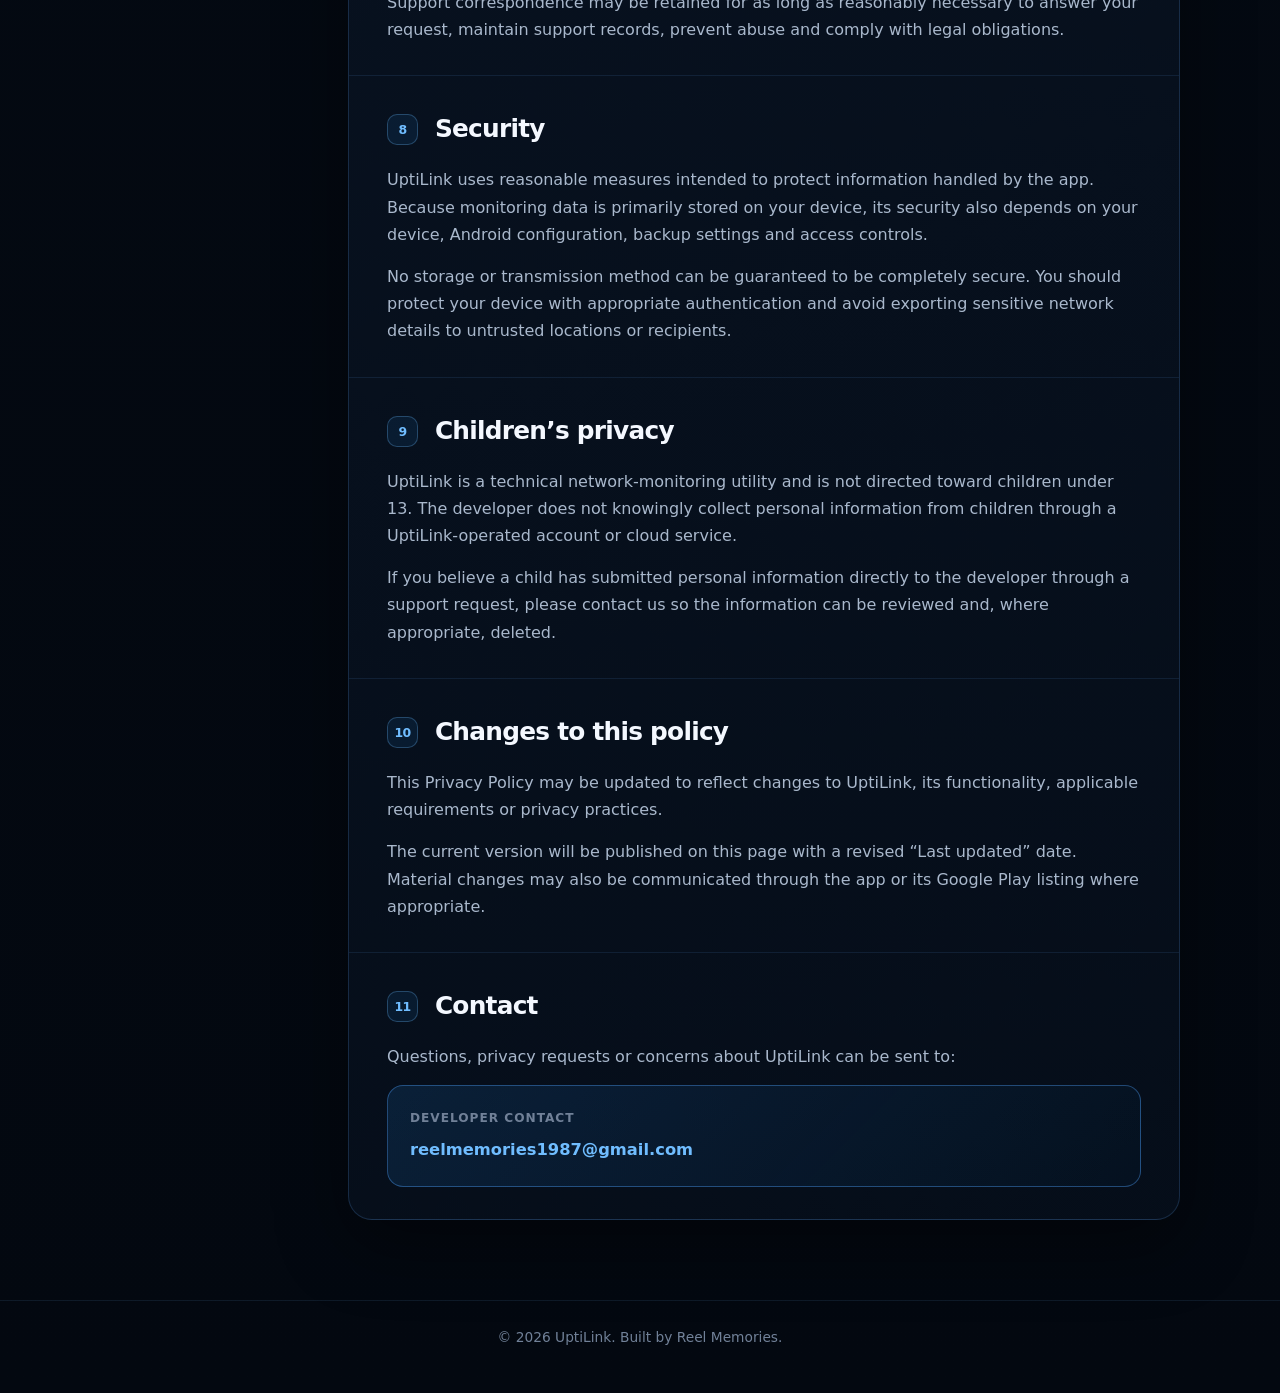
<file: privacy-policy.html>
<!DOCTYPE html>
<html lang="en">
<head>
  <meta charset="UTF-8">

  <meta
    name="viewport"
    content="width=device-width, initial-scale=1.0"
  >

  <meta
    name="description"
    content="Privacy Policy for UptiLink, an Android network and uptime monitoring application."
  >

  <meta name="theme-color" content="#07111f">

  <title>Privacy Policy | UptiLink</title>

  <style>
    :root {
      --background: #050b14;
      --background-secondary: #091321;
      --surface: rgba(13, 27, 46, 0.82);
      --surface-hover: rgba(17, 36, 61, 0.92);
      --border: rgba(101, 170, 255, 0.18);
      --border-strong: rgba(80, 163, 255, 0.38);
      --primary: #2797ff;
      --primary-light: #70bdff;
      --primary-dark: #0875d1;
      --text: #f4f8ff;
      --text-secondary: #a9b8cc;
      --text-muted: #718198;
      --success: #5de4ae;
      --shadow: 0 24px 70px rgba(0, 0, 0, 0.42);
      --radius-large: 24px;
      --radius-medium: 16px;
    }

    * {
      box-sizing: border-box;
    }

    html {
      scroll-behavior: smooth;
    }

    body {
      margin: 0;
      min-height: 100vh;
      font-family:
        Inter,
        ui-sans-serif,
        system-ui,
        -apple-system,
        BlinkMacSystemFont,
        "Segoe UI",
        sans-serif;
      color: var(--text);
      line-height: 1.7;
      background:
        radial-gradient(
          circle at 15% 0%,
          rgba(21, 124, 255, 0.2),
          transparent 32rem
        ),
        radial-gradient(
          circle at 90% 20%,
          rgba(0, 188, 255, 0.11),
          transparent 34rem
        ),
        linear-gradient(
          180deg,
          #07111f 0%,
          var(--background) 38%,
          #030810 100%
        );
    }

    a {
      color: var(--primary-light);
      text-decoration: none;
    }

    a:hover {
      color: #a5d6ff;
      text-decoration: underline;
    }

    .page-shell {
      width: min(1080px, calc(100% - 32px));
      margin: 0 auto;
    }

    .site-header {
      position: sticky;
      top: 0;
      z-index: 20;
      border-bottom: 1px solid rgba(112, 189, 255, 0.12);
      background: rgba(5, 11, 20, 0.82);
      backdrop-filter: blur(18px);
      -webkit-backdrop-filter: blur(18px);
    }

    .header-inner {
      min-height: 72px;
      display: flex;
      align-items: center;
      justify-content: space-between;
      gap: 24px;
    }

    .brand {
      display: inline-flex;
      align-items: center;
      gap: 12px;
      color: var(--text);
      font-size: 1.08rem;
      font-weight: 760;
      letter-spacing: -0.02em;
    }

    .brand:hover {
      color: var(--text);
      text-decoration: none;
    }

    .brand-mark {
      position: relative;
      width: 38px;
      height: 38px;
      flex: 0 0 auto;
      border: 1px solid rgba(112, 189, 255, 0.46);
      border-radius: 12px;
      background:
        linear-gradient(
          145deg,
          rgba(39, 151, 255, 0.98),
          rgba(8, 117, 209, 0.72)
        );
      box-shadow:
        0 0 0 5px rgba(39, 151, 255, 0.08),
        0 9px 28px rgba(0, 125, 255, 0.32);
    }

    .brand-mark::before,
    .brand-mark::after {
      content: "";
      position: absolute;
      border-radius: 50%;
      background: white;
    }

    .brand-mark::before {
      width: 8px;
      height: 8px;
      top: 9px;
      left: 9px;
      box-shadow:
        12px 6px 0 -1px rgba(255, 255, 255, 0.92),
        4px 15px 0 -2px rgba(255, 255, 255, 0.8);
    }

    .brand-mark::after {
      width: 2px;
      height: 21px;
      top: 8px;
      left: 18px;
      border-radius: 2px;
      background: rgba(255, 255, 255, 0.68);
      transform: rotate(61deg);
    }

    .header-link {
      color: var(--text-secondary);
      font-size: 0.92rem;
      font-weight: 650;
    }

    .hero {
      padding: 88px 0 44px;
      text-align: center;
    }

    .eyebrow {
      display: inline-flex;
      align-items: center;
      gap: 9px;
      padding: 8px 13px;
      margin-bottom: 20px;
      border: 1px solid var(--border-strong);
      border-radius: 999px;
      color: var(--primary-light);
      background: rgba(39, 151, 255, 0.08);
      font-size: 0.78rem;
      font-weight: 750;
      letter-spacing: 0.08em;
      text-transform: uppercase;
    }

    .eyebrow-dot {
      width: 7px;
      height: 7px;
      border-radius: 50%;
      background: var(--primary);
      box-shadow: 0 0 14px var(--primary);
    }

    h1 {
      margin: 0;
      font-size: clamp(2.5rem, 7vw, 5rem);
      line-height: 1.03;
      letter-spacing: -0.055em;
    }

    .gradient-text {
      color: transparent;
      background:
        linear-gradient(
          100deg,
          #ffffff 3%,
          #a8d8ff 44%,
          #2797ff 100%
        );
      background-clip: text;
      -webkit-background-clip: text;
    }

    .hero-description {
      max-width: 700px;
      margin: 24px auto 0;
      color: var(--text-secondary);
      font-size: clamp(1rem, 2vw, 1.18rem);
    }

    .updated {
      display: inline-flex;
      align-items: center;
      gap: 8px;
      margin-top: 26px;
      color: var(--text-muted);
      font-size: 0.88rem;
    }

    .updated::before {
      content: "";
      width: 7px;
      height: 7px;
      border-radius: 50%;
      background: var(--success);
      box-shadow: 0 0 11px rgba(93, 228, 174, 0.65);
    }

    .summary-grid {
      display: grid;
      grid-template-columns: repeat(3, 1fr);
      gap: 16px;
      margin: 22px 0 32px;
    }

    .summary-card {
      padding: 22px;
      border: 1px solid var(--border);
      border-radius: var(--radius-medium);
      background:
        linear-gradient(
          145deg,
          rgba(15, 33, 57, 0.86),
          rgba(8, 19, 33, 0.76)
        );
      box-shadow: 0 14px 45px rgba(0, 0, 0, 0.18);
    }

    .summary-icon {
      display: grid;
      width: 40px;
      height: 40px;
      margin-bottom: 15px;
      place-items: center;
      border: 1px solid rgba(112, 189, 255, 0.28);
      border-radius: 12px;
      color: var(--primary-light);
      background: rgba(39, 151, 255, 0.09);
      font-size: 1.1rem;
      font-weight: 800;
    }

    .summary-card h2 {
      margin: 0 0 7px;
      font-size: 1rem;
      letter-spacing: -0.02em;
    }

    .summary-card p {
      margin: 0;
      color: var(--text-secondary);
      font-size: 0.9rem;
      line-height: 1.55;
    }

    .policy-layout {
      display: grid;
      grid-template-columns: 220px minmax(0, 1fr);
      align-items: start;
      gap: 28px;
      padding: 16px 0 80px;
    }

    .table-of-contents {
      position: sticky;
      top: 96px;
      padding: 18px;
      border: 1px solid var(--border);
      border-radius: var(--radius-medium);
      background: rgba(9, 19, 33, 0.72);
      box-shadow: 0 16px 42px rgba(0, 0, 0, 0.2);
    }

    .table-of-contents strong {
      display: block;
      margin-bottom: 10px;
      color: var(--text);
      font-size: 0.83rem;
      letter-spacing: 0.05em;
      text-transform: uppercase;
    }

    .table-of-contents a {
      display: block;
      padding: 7px 8px;
      border-radius: 8px;
      color: var(--text-secondary);
      font-size: 0.87rem;
    }

    .table-of-contents a:hover {
      color: var(--primary-light);
      background: rgba(39, 151, 255, 0.08);
      text-decoration: none;
    }

    .policy-card {
      overflow: hidden;
      border: 1px solid var(--border);
      border-radius: var(--radius-large);
      background:
        linear-gradient(
          160deg,
          rgba(13, 27, 46, 0.92),
          rgba(6, 15, 27, 0.9)
        );
      box-shadow: var(--shadow);
    }

    .policy-intro {
      padding: 34px 38px;
      border-bottom: 1px solid var(--border);
      background:
        linear-gradient(
          130deg,
          rgba(39, 151, 255, 0.12),
          rgba(39, 151, 255, 0.015)
        );
    }

    .policy-intro p {
      margin: 0;
      color: var(--text-secondary);
    }

    .policy-section {
      padding: 32px 38px;
      border-bottom: 1px solid rgba(101, 170, 255, 0.11);
      scroll-margin-top: 100px;
    }

    .policy-section:last-child {
      border-bottom: 0;
    }

    .section-number {
      display: inline-flex;
      align-items: center;
      justify-content: center;
      min-width: 31px;
      height: 31px;
      margin-right: 9px;
      border: 1px solid rgba(112, 189, 255, 0.28);
      border-radius: 10px;
      color: var(--primary-light);
      background: rgba(39, 151, 255, 0.09);
      font-size: 0.78rem;
      font-weight: 800;
      vertical-align: 3px;
    }

    .policy-section h2 {
      margin: 0 0 16px;
      font-size: clamp(1.25rem, 3vw, 1.55rem);
      letter-spacing: -0.03em;
    }

    .policy-section h3 {
      margin: 24px 0 8px;
      color: #dceeff;
      font-size: 1rem;
    }

    .policy-section p {
      margin: 0 0 15px;
      color: var(--text-secondary);
    }

    .policy-section p:last-child {
      margin-bottom: 0;
    }

    ul {
      margin: 12px 0 18px;
      padding-left: 22px;
      color: var(--text-secondary);
    }

    li {
      margin: 8px 0;
      padding-left: 4px;
    }

    li::marker {
      color: var(--primary);
    }

    .notice {
      margin-top: 20px;
      padding: 18px 20px;
      border: 1px solid rgba(93, 228, 174, 0.22);
      border-radius: 14px;
      color: #cdeee1;
      background: rgba(93, 228, 174, 0.065);
    }

    .contact-card {
      padding: 22px;
      border: 1px solid var(--border-strong);
      border-radius: var(--radius-medium);
      background:
        linear-gradient(
          135deg,
          rgba(39, 151, 255, 0.13),
          rgba(8, 117, 209, 0.035)
        );
    }

    .contact-label {
      margin-bottom: 7px;
      color: var(--text-muted);
      font-size: 0.76rem;
      font-weight: 750;
      letter-spacing: 0.08em;
      text-transform: uppercase;
    }

    .contact-email {
      font-size: 1.02rem;
      font-weight: 720;
    }

    footer {
      padding: 25px 0 44px;
      border-top: 1px solid rgba(112, 189, 255, 0.1);
      color: var(--text-muted);
      text-align: center;
      font-size: 0.86rem;
    }

    @media (max-width: 800px) {
      .hero {
        padding-top: 68px;
      }

      .summary-grid {
        grid-template-columns: 1fr;
      }

      .policy-layout {
        display: block;
      }

      .table-of-contents {
        position: static;
        margin-bottom: 20px;
      }

      .table-of-contents nav {
        display: grid;
        grid-template-columns: repeat(2, 1fr);
      }

      .policy-intro,
      .policy-section {
        padding: 27px 23px;
      }
    }

    @media (max-width: 520px) {
      .page-shell {
        width: min(100% - 22px, 1080px);
      }

      .header-link {
        display: none;
      }

      .hero {
        padding: 52px 0 32px;
      }

      .table-of-contents nav {
        grid-template-columns: 1fr;
      }

      .policy-card {
        border-radius: 18px;
      }
    }
  </style>
</head>

<body>
  <header class="site-header">
    <div class="page-shell header-inner">
      <a class="brand" href="#top" aria-label="UptiLink home">
        <span class="brand-mark" aria-hidden="true"></span>
        <span>UptiLink</span>
      </a>

      <a class="header-link" href="#contact">Contact</a>
    </div>
  </header>

  <main id="top">
    <section class="hero">
      <div class="page-shell">
        <div class="eyebrow">
          <span class="eyebrow-dot"></span>
          Privacy and transparency
        </div>

        <h1>
          <span class="gradient-text">Privacy Policy</span>
        </h1>

        <p class="hero-description">
          UptiLink is designed to monitor your network without turning
          your network information into somebody else’s data.
        </p>

        <div class="updated">Last updated July 12, 2026</div>
      </div>
    </section>

    <div class="page-shell">
      <section class="summary-grid" aria-label="Privacy summary">
        <article class="summary-card">
          <div class="summary-icon" aria-hidden="true">01</div>
          <h2>Local-first storage</h2>
          <p>
            Monitor configurations, host details and monitoring history
            are stored on your device.
          </p>
        </article>

        <article class="summary-card">
          <div class="summary-icon" aria-hidden="true">02</div>
          <h2>No advertising</h2>
          <p>
            UptiLink does not sell personal information or use your
            monitoring data for targeted advertising.
          </p>
        </article>

        <article class="summary-card">
          <div class="summary-icon" aria-hidden="true">03</div>
          <h2>You remain in control</h2>
          <p>
            You can edit or delete saved monitors and remove locally
            stored app data at any time.
          </p>
        </article>
      </section>

      <div class="policy-layout">
        <aside class="table-of-contents">
          <strong>On this page</strong>

          <nav aria-label="Privacy policy sections">
            <a href="#overview">Overview</a>
            <a href="#information">Information handled</a>
            <a href="#permissions">Permissions</a>
            <a href="#usage">How information is used</a>
            <a href="#sharing">Sharing and disclosure</a>
            <a href="#third-parties">Third-party services</a>
            <a href="#retention">Storage and deletion</a>
            <a href="#security">Security</a>
            <a href="#children">Children’s privacy</a>
            <a href="#changes">Policy changes</a>
            <a href="#contact">Contact</a>
          </nav>
        </aside>

        <article class="policy-card">
          <div class="policy-intro">
            <p>
              This Privacy Policy explains how UptiLink (“UptiLink,”
              “the app,” “we,” “our,” or “us”) handles information when
              you use the UptiLink Android application. By using the
              app, you acknowledge the practices described in this
              policy.
            </p>
          </div>

          <section class="policy-section" id="overview">
            <h2>
              <span class="section-number">1</span>
              Overview
            </h2>

            <p>
              UptiLink is a network and uptime monitoring application
              for Android. It can monitor user-configured devices,
              servers, websites and other network hosts using methods
              such as ping, DNS, HTTP or HTTPS, and TCP connection
              checks.
            </p>

            <p>
              UptiLink is designed as a local-first application. The
              developer does not operate a UptiLink account system or
              cloud monitoring service. Your saved monitoring
              configuration and monitoring results remain on your
              device unless you deliberately export or share them.
            </p>

            <div class="notice">
              UptiLink does not sell personal information, monitor your
              general browsing activity, or use your network information
              for targeted advertising.
            </div>
          </section>

          <section class="policy-section" id="information">
            <h2>
              <span class="section-number">2</span>
              Information handled by UptiLink
            </h2>

            <h3>Monitor and network information</h3>

            <p>
              To provide its core functionality, UptiLink may process
              information you enter or discover through the app,
              including:
            </p>

            <ul>
              <li>Hostnames, domain names and IP addresses;</li>
              <li>Ports, URLs and monitoring protocols;</li>
              <li>User-created monitor names, groups and notes;</li>
              <li>Device names and network discovery results;</li>
              <li>
                Response status, latency, availability and failure
                information;
              </li>
              <li>
                Monitoring schedules, notification settings and
                maintenance or pause status;
              </li>
              <li>
                Wi-Fi network names selected for Wi-Fi-specific
                monitoring rules; and
              </li>
              <li>
                Locally generated monitoring history and diagnostic
                information.
              </li>
            </ul>

            <p>
              This information is used to perform the monitoring
              functions you request. It is stored locally on your device
              and is not uploaded to a UptiLink-operated server.
            </p>

            <h3>Information you provide when requesting support</h3>

            <p>
              When you contact the developer by email, we receive the
              information you choose to provide, such as your email
              address, message, screenshots or diagnostic details. This
              information is used only to respond to your request,
              investigate the reported issue and provide support.
            </p>
          </section>

          <section class="policy-section" id="permissions">
            <h2>
              <span class="section-number">3</span>
              Device permissions and access
            </h2>

            <p>
              Depending on your Android version and the features you
              choose to use, UptiLink may request or use the following
              permissions and system capabilities:
            </p>

            <h3>Internet and network access</h3>

            <p>
              UptiLink requires network access to contact the hosts,
              websites and services you configure for monitoring and to
              discover compatible devices on your local network.
            </p>

            <h3>Local network and Wi-Fi information</h3>

            <p>
              UptiLink may access local network connection information
              to discover devices, determine whether monitoring should
              run on a selected Wi-Fi network and display relevant
              connectivity status.
            </p>

            <p>
              On certain Android versions, Android may associate access
              to Wi-Fi network names or nearby network information with
              a location-related permission. UptiLink does not use this
              access to determine, track or store your physical
              location.
            </p>

            <h3>Notifications</h3>

            <p>
              Notification permission is used to display monitoring
              status, service activity, host-down warnings, recovery
              alerts and other notifications you enable. You can change
              notification permissions through Android settings.
            </p>

            <h3>Foreground and background operation</h3>

            <p>
              UptiLink may use Android foreground-service and background
              scheduling capabilities to continue performing enabled
              monitoring checks when the app is not open. Android may
              display a persistent notification while monitoring is
              active.
            </p>

            <h3>Battery optimization settings</h3>

            <p>
              The app may direct you to Android system settings where
              you can choose whether to exempt UptiLink from battery
              optimization. UptiLink cannot change this setting without
              your action.
            </p>

            <p>
              Permissions are requested only when needed for app
              functionality. You can deny or revoke permissions through
              Android settings, although doing so may prevent related
              features from working correctly.
            </p>
          </section>

          <section class="policy-section" id="usage">
            <h2>
              <span class="section-number">4</span>
              How information is used
            </h2>

            <p>
              Information processed by UptiLink is used to:
            </p>

            <ul>
              <li>
                Create, configure and manage the monitors you request;
              </li>
              <li>
                Check whether configured hosts and services are
                reachable;
              </li>
              <li>
                Measure response time and record availability history;
              </li>
              <li>
                Discover devices and services on your local network;
              </li>
              <li>
                Run or pause monitoring based on your selected Wi-Fi
                network;
              </li>
              <li>
                Display dashboards, status information and home-screen
                widgets;
              </li>
              <li>
                Generate monitoring, outage and recovery notifications;
              </li>
              <li>
                Preserve your settings and monitoring history locally;
                and
              </li>
              <li>
                Diagnose problems when you voluntarily request support.
              </li>
            </ul>
          </section>

          <section class="policy-section" id="sharing">
            <h2>
              <span class="section-number">5</span>
              Information sharing and disclosure
            </h2>

            <p>
              UptiLink does not sell or rent your personal information.
              The developer does not receive your locally stored monitor
              configurations or monitoring history through a UptiLink
              cloud service.
            </p>

            <p>
              Information may be disclosed only in limited situations:
            </p>

            <ul>
              <li>
                When you deliberately export, copy, send or share
                information from the app;
              </li>
              <li>
                When you voluntarily include information in a support
                request;
              </li>
              <li>
                When necessary to comply with an applicable legal
                obligation or valid legal process; or
              </li>
              <li>
                When reasonably necessary to protect users, the
                developer, or others from fraud, abuse or security
                threats.
              </li>
            </ul>
          </section>

          <section class="policy-section" id="third-parties">
            <h2>
              <span class="section-number">6</span>
              Google Play and third-party services
            </h2>

            <p>
              UptiLink is distributed through Google Play and may use
              Google Play functionality for app installation, updates,
              purchase verification, licensing and other store-related
              services.
            </p>

            <p>
              Google may independently process information associated
              with your Google Play use, device, transactions or app
              activity according to Google’s own privacy terms. That
              processing is controlled by Google rather than UptiLink.
            </p>

            <p>
              You can review the
              <a
                href="https://policies.google.com/privacy"
                target="_blank"
                rel="noopener noreferrer"
              >
                Google Privacy Policy
              </a>
              for more information.
            </p>

            <p>
              When UptiLink checks a hostname, website, server or other
              destination that you configure, the destination and the
              network providers involved in completing the connection
              may receive ordinary network request information, such as
              your device’s public IP address, request timing and
              protocol-related information. This is an inherent part of
              making a network connection and is not a transfer to a
              UptiLink-operated server.
            </p>
          </section>

          <section class="policy-section" id="retention">
            <h2>
              <span class="section-number">7</span>
              Data storage, retention and deletion
            </h2>

            <p>
              Monitor configurations, settings and monitoring history
              are retained locally for as long as they remain saved in
              the app.
            </p>

            <p>
              You can remove information by deleting individual
              monitors, clearing applicable history, resetting the app,
              clearing UptiLink’s storage through Android settings or
              uninstalling the app.
            </p>

            <p>
              Exported backups or configuration files are stored in the
              location you choose and remain under your control.
              Removing the app does not necessarily remove copies that
              you previously exported or shared.
            </p>

            <p>
              Support correspondence may be retained for as long as
              reasonably necessary to answer your request, maintain
              support records, prevent abuse and comply with legal
              obligations.
            </p>
          </section>

          <section class="policy-section" id="security">
            <h2>
              <span class="section-number">8</span>
              Security
            </h2>

            <p>
              UptiLink uses reasonable measures intended to protect
              information handled by the app. Because monitoring data is
              primarily stored on your device, its security also depends
              on your device, Android configuration, backup settings and
              access controls.
            </p>

            <p>
              No storage or transmission method can be guaranteed to be
              completely secure. You should protect your device with
              appropriate authentication and avoid exporting sensitive
              network details to untrusted locations or recipients.
            </p>
          </section>

          <section class="policy-section" id="children">
            <h2>
              <span class="section-number">9</span>
              Children’s privacy
            </h2>

            <p>
              UptiLink is a technical network-monitoring utility and is
              not directed toward children under 13. The developer does
              not knowingly collect personal information from children
              through a UptiLink-operated account or cloud service.
            </p>

            <p>
              If you believe a child has submitted personal information
              directly to the developer through a support request,
              please contact us so the information can be reviewed and,
              where appropriate, deleted.
            </p>
          </section>

          <section class="policy-section" id="changes">
            <h2>
              <span class="section-number">10</span>
              Changes to this policy
            </h2>

            <p>
              This Privacy Policy may be updated to reflect changes to
              UptiLink, its functionality, applicable requirements or
              privacy practices.
            </p>

            <p>
              The current version will be published on this page with a
              revised “Last updated” date. Material changes may also be
              communicated through the app or its Google Play listing
              where appropriate.
            </p>
          </section>

          <section class="policy-section" id="contact">
            <h2>
              <span class="section-number">11</span>
              Contact
            </h2>

            <p>
              Questions, privacy requests or concerns about UptiLink can
              be sent to:
            </p>

            <div class="contact-card">
              <div class="contact-label">Developer contact</div>

              <a
                class="contact-email"
                href="mailto:reelmemories1987@gmail.com?subject=UptiLink%20Privacy"
              >
                reelmemories1987@gmail.com
              </a>
            </div>
          </section>
        </article>
      </div>
    </div>
  </main>

  <footer>
    <div class="page-shell">
      © 2026 UptiLink. Built by Reel Memories.
    </div>
  </footer>
</body>
</html>
</file>
<file: docs/assets/styles.css>
:root {
  --background: #050b14;
  --background-alt: #08111e;
  --surface: rgba(15, 28, 46, 0.76);
  --surface-strong: #0c1929;
  --surface-soft: rgba(19, 37, 60, 0.62);
  --border: rgba(139, 184, 224, 0.14);
  --border-strong: rgba(83, 196, 255, 0.28);

  --text: #f4f8fc;
  --text-soft: #bdc9d8;
  --text-muted: #8292a8;

  --primary: #37bfff;
  --primary-bright: #63d3ff;
  --secondary: #32e0c4;
  --success: #45e59c;
  --warning: #ffcc66;
  --danger: #ff6b7a;

  --gradient:
    linear-gradient(135deg, var(--primary-bright), var(--secondary));

  --shadow:
    0 24px 80px rgba(0, 0, 0, 0.36);

  --shadow-blue:
    0 20px 70px rgba(28, 169, 255, 0.16);

  --radius-small: 12px;
  --radius-medium: 20px;
  --radius-large: 30px;

  --container: 1180px;
  --header-height: 76px;
}

/* Reset */

*,
*::before,
*::after {
  box-sizing: border-box;
}

html {
  scroll-behavior: smooth;
  scroll-padding-top: calc(var(--header-height) + 28px);
}

body {
  margin: 0;
  min-width: 320px;
  overflow-x: hidden;
  color: var(--text);
  background:
    radial-gradient(
      circle at 85% 8%,
      rgba(45, 184, 255, 0.1),
      transparent 25%
    ),
    radial-gradient(
      circle at 12% 28%,
      rgba(43, 224, 196, 0.06),
      transparent 24%
    ),
    var(--background);
  font-family:
    Inter,
    ui-sans-serif,
    system-ui,
    -apple-system,
    BlinkMacSystemFont,
    "Segoe UI",
    sans-serif;
  font-size: 16px;
  line-height: 1.65;
  -webkit-font-smoothing: antialiased;
}

img {
  display: block;
  max-width: 100%;
}

a {
  color: inherit;
  text-decoration: none;
}

button,
a {
  -webkit-tap-highlight-color: transparent;
}

h1,
h2,
h3,
p {
  margin-top: 0;
}

h1,
h2,
h3 {
  line-height: 1.12;
  letter-spacing: -0.035em;
}

h1 {
  max-width: 780px;
  margin-bottom: 26px;
  font-size: clamp(3rem, 6vw, 5.8rem);
  font-weight: 800;
}

h2 {
  margin-bottom: 22px;
  font-size: clamp(2.2rem, 4vw, 3.8rem);
  font-weight: 760;
}

h3 {
  margin-bottom: 13px;
  font-size: 1.25rem;
  letter-spacing: -0.02em;
}

p {
  color: var(--text-soft);
}

svg {
  display: block;
}

::selection {
  color: #021018;
  background: var(--primary-bright);
}

.skip-link {
  position: fixed;
  top: 8px;
  left: 8px;
  z-index: 1000;
  padding: 10px 16px;
  color: #00131d;
  background: var(--primary-bright);
  border-radius: 8px;
  transform: translateY(-160%);
}

.skip-link:focus {
  transform: translateY(0);
}

.page-container {
  width: min(calc(100% - 40px), var(--container));
  margin-inline: auto;
}

.narrow-container {
  max-width: 880px;
  text-align: center;
}

.section {
  position: relative;
  padding: 110px 0;
}

.section-label {
  margin-bottom: 18px;
  color: var(--primary-bright);
  font-size: 0.78rem;
  font-weight: 750;
  letter-spacing: 0.16em;
  text-transform: uppercase;
}

.section-lead {
  max-width: 780px;
  margin: 0 auto;
  color: var(--text-soft);
  font-size: clamp(1.05rem, 2vw, 1.25rem);
}

.gradient-text {
  color: transparent;
  background: var(--gradient);
  background-clip: text;
  -webkit-background-clip: text;
}

/* Header */

.site-header {
  position: sticky;
  top: 0;
  z-index: 100;
  height: var(--header-height);
  background: rgba(5, 11, 20, 0.78);
  border-bottom: 1px solid rgba(255, 255, 255, 0.055);
  backdrop-filter: blur(22px);
  -webkit-backdrop-filter: blur(22px);
}

.nav-container {
  display: flex;
  width: min(calc(100% - 40px), var(--container));
  height: 100%;
  margin-inline: auto;
  align-items: center;
  justify-content: space-between;
  gap: 30px;
}

.brand {
  display: inline-flex;
  align-items: center;
}

.brand-logo {
  width: auto;
  max-width: 150px;
  height: 38px;
  object-fit: contain;
}

.desktop-nav {
  display: flex;
  align-items: center;
  gap: 34px;
  margin-left: auto;
}

.desktop-nav a {
  color: var(--text-soft);
  font-size: 0.91rem;
  font-weight: 570;
  transition:
    color 160ms ease,
    transform 160ms ease;
}

.desktop-nav a:hover {
  color: var(--text);
  transform: translateY(-1px);
}

/* Buttons */

.button {
  display: inline-flex;
  min-height: 48px;
  padding: 0 22px;
  align-items: center;
  justify-content: center;
  gap: 10px;
  border: 1px solid transparent;
  border-radius: 13px;
  font-size: 0.94rem;
  font-weight: 720;
  line-height: 1;
  transition:
    transform 180ms ease,
    box-shadow 180ms ease,
    background 180ms ease,
    border-color 180ms ease;
}

.button:hover {
  transform: translateY(-2px);
}

.button:focus-visible,
.desktop-nav a:focus-visible,
.text-link:focus-visible,
.site-footer a:focus-visible,
summary:focus-visible {
  outline: 3px solid rgba(87, 205, 255, 0.6);
  outline-offset: 4px;
}

.button-primary {
  color: #031019;
  background: var(--gradient);
  box-shadow:
    0 10px 35px rgba(43, 190, 255, 0.2),
    inset 0 1px rgba(255, 255, 255, 0.34);
}

.button-primary:hover {
  box-shadow:
    0 15px 45px rgba(43, 190, 255, 0.3),
    inset 0 1px rgba(255, 255, 255, 0.34);
}

.button-secondary {
  color: var(--text);
  background: rgba(255, 255, 255, 0.035);
  border-color: var(--border);
  box-shadow: inset 0 1px rgba(255, 255, 255, 0.04);
}

.button-secondary:hover {
  background: rgba(255, 255, 255, 0.065);
  border-color: var(--border-strong);
}

.button-small {
  min-height: 42px;
  padding-inline: 18px;
  border-radius: 11px;
  font-size: 0.87rem;
}

.button-large {
  min-height: 56px;
  padding-inline: 26px;
  border-radius: 15px;
}

.button-icon {
  width: 21px;
  height: 21px;
}

/* Hero */

.hero {
  position: relative;
  min-height: calc(100vh - var(--header-height));
  padding: 105px 0 90px;
  overflow: hidden;
}

.hero::before {
  position: absolute;
  inset: 0;
  pointer-events: none;
  content: "";
  background-image:
    linear-gradient(rgba(255, 255, 255, 0.018) 1px, transparent 1px),
    linear-gradient(90deg, rgba(255, 255, 255, 0.018) 1px, transparent 1px);
  background-size: 64px 64px;
  mask-image:
    linear-gradient(to bottom, rgba(0, 0, 0, 0.75), transparent 85%);
}

.hero-glow {
  position: absolute;
  border-radius: 999px;
  filter: blur(40px);
  pointer-events: none;
}

.hero-glow-one {
  top: 8%;
  right: -9%;
  width: 540px;
  height: 540px;
  background: rgba(39, 174, 255, 0.13);
}

.hero-glow-two {
  bottom: -10%;
  left: -15%;
  width: 480px;
  height: 480px;
  background: rgba(35, 222, 192, 0.075);
}

.hero-grid {
  position: relative;
  z-index: 1;
  display: grid;
  grid-template-columns: minmax(0, 1.08fr) minmax(370px, 0.92fr);
  align-items: center;
  gap: 70px;
}

.hero-copy {
  padding-top: 15px;
}

.eyebrow {
  display: inline-flex;
  margin-bottom: 30px;
  padding: 9px 14px;
  align-items: center;
  gap: 9px;
  color: #cceeff;
  background: rgba(33, 175, 244, 0.085);
  border: 1px solid rgba(72, 197, 255, 0.17);
  border-radius: 999px;
  font-size: 0.78rem;
  font-weight: 700;
  letter-spacing: 0.06em;
  text-transform: uppercase;
}

.status-dot {
  width: 7px;
  height: 7px;
  background: var(--success);
  border-radius: 999px;
  box-shadow: 0 0 16px var(--success);
}

.hero-description {
  max-width: 680px;
  margin-bottom: 34px;
  color: var(--text-soft);
  font-size: clamp(1.08rem, 2vw, 1.28rem);
  line-height: 1.72;
}

.hero-actions {
  display: flex;
  flex-wrap: wrap;
  gap: 14px;
}

.hero-benefits {
  display: flex;
  flex-wrap: wrap;
  gap: 20px;
  margin-top: 34px;
}

.hero-benefits span {
  display: inline-flex;
  align-items: center;
  gap: 8px;
  color: var(--text-muted);
  font-size: 0.88rem;
  font-weight: 570;
}

.hero-benefits svg {
  width: 16px;
  color: var(--success);
}

.hero-visual {
  position: relative;
  display: flex;
  justify-content: center;
}

.hero-image-shell {
  position: relative;
  width: min(100%, 480px);
  padding: 18px;
  background:
    linear-gradient(
      145deg,
      rgba(29, 56, 84, 0.88),
      rgba(8, 18, 31, 0.92)
    );
  border: 1px solid rgba(125, 203, 255, 0.2);
  border-radius: 32px;
  box-shadow:
    0 50px 120px rgba(0, 0, 0, 0.46),
    0 20px 70px rgba(37, 170, 255, 0.13),
    inset 0 1px rgba(255, 255, 255, 0.08);
  transform: perspective(1100px) rotateY(-4deg) rotateX(1deg);
}

.hero-image-shell::before {
  position: absolute;
  inset: -1px;
  z-index: -1;
  content: "";
  background: linear-gradient(
    135deg,
    rgba(70, 202, 255, 0.32),
    transparent 36%,
    rgba(38, 226, 195, 0.16)
  );
  border-radius: inherit;
  filter: blur(20px);
  opacity: 0.65;
}

.visual-status-bar {
  display: flex;
  padding: 5px 4px 16px;
  align-items: center;
  justify-content: space-between;
  color: var(--text-muted);
  font-size: 0.72rem;
  font-weight: 650;
}

.visual-status-live {
  display: inline-flex;
  align-items: center;
  gap: 7px;
  color: #c6fbe2;
}

.pulse-dot {
  position: relative;
  width: 7px;
  height: 7px;
  background: var(--success);
  border-radius: 50%;
}

.pulse-dot::after {
  position: absolute;
  inset: -4px;
  content: "";
  border: 1px solid var(--success);
  border-radius: inherit;
  animation: pulse 1.8s infinite;
}

.hero-app-image {
  width: 100%;
  max-height: 670px;
  object-fit: contain;
  border-radius: 20px;
}

.floating-card {
  position: absolute;
  z-index: 3;
  display: flex;
  min-width: 185px;
  padding: 13px 15px;
  align-items: center;
  gap: 11px;
  background: rgba(10, 23, 38, 0.93);
  border: 1px solid rgba(117, 195, 238, 0.19);
  border-radius: 15px;
  box-shadow: 0 18px 45px rgba(0, 0, 0, 0.36);
  backdrop-filter: blur(18px);
}

.floating-card strong,
.floating-card small {
  display: block;
}

.floating-card strong {
  margin-bottom: 2px;
  font-size: 0.8rem;
}

.floating-card small {
  color: var(--text-muted);
  font-size: 0.68rem;
}

.floating-card-left {
  bottom: 18%;
  left: -78px;
}

.floating-card-right {
  top: 20%;
  right: -75px;
}

.floating-icon {
  display: grid;
  flex: 0 0 32px;
  width: 32px;
  height: 32px;
  place-items: center;
  border-radius: 10px;
}

.online-icon {
  background: rgba(69, 229, 156, 0.12);
}

.online-icon::before {
  width: 9px;
  height: 9px;
  content: "";
  background: var(--success);
  border-radius: 999px;
  box-shadow: 0 0 12px rgba(69, 229, 156, 0.7);
}

.alert-icon {
  color: var(--warning);
  background: rgba(255, 204, 102, 0.11);
  font-size: 0.9rem;
  font-weight: 800;
}

/* Value strip */

.value-strip {
  border-block: 1px solid rgba(255, 255, 255, 0.055);
  background: rgba(255, 255, 255, 0.018);
}

.value-strip-grid {
  display: grid;
  grid-template-columns: repeat(4, 1fr);
}

.value-strip-grid div {
  padding: 27px 30px;
  border-right: 1px solid rgba(255, 255, 255, 0.055);
}

.value-strip-grid div:first-child {
  padding-left: 0;
}

.value-strip-grid div:last-child {
  padding-right: 0;
  border-right: 0;
}

.value-strip-grid strong,
.value-strip-grid span {
  display: block;
}

.value-strip-grid strong {
  margin-bottom: 3px;
  color: var(--text);
  font-size: 0.93rem;
}

.value-strip-grid span {
  color: var(--text-muted);
  font-size: 0.78rem;
}

/* Intro */

.section-intro {
  padding-bottom: 75px;
}

.section-intro h2 {
  max-width: 840px;
  margin-inline: auto;
}

/* Section headings */

.section-heading {
  display: grid;
  margin-bottom: 50px;
  grid-template-columns: minmax(0, 1.2fr) minmax(260px, 0.65fr);
  align-items: end;
  gap: 50px;
}

.section-heading h2 {
  max-width: 700px;
  margin-bottom: 0;
}

.section-heading > p {
  margin: 0 0 7px;
}

.centered-heading {
  max-width: 780px;
  margin: 0 auto 58px;
  text-align: center;
}

.centered-heading p {
  max-width: 650px;
  margin-inline: auto;
  font-size: 1.06rem;
}

/* Feature grid */

.features-section {
  padding-top: 70px;
}

.feature-grid {
  display: grid;
  grid-template-columns: repeat(3, 1fr);
  gap: 18px;
}

.feature-card {
  position: relative;
  min-height: 260px;
  padding: 29px;
  overflow: hidden;
  background:
    linear-gradient(
      150deg,
      rgba(17, 34, 55, 0.82),
      rgba(8, 18, 31, 0.83)
    );
  border: 1px solid var(--border);
  border-radius: var(--radius-medium);
  box-shadow: inset 0 1px rgba(255, 255, 255, 0.035);
  transition:
    transform 180ms ease,
    border-color 180ms ease,
    box-shadow 180ms ease;
}

.feature-card:hover {
  border-color: var(--border-strong);
  box-shadow: var(--shadow-blue);
  transform: translateY(-4px);
}

.feature-card::after {
  position: absolute;
  top: -80px;
  right: -80px;
  width: 160px;
  height: 160px;
  content: "";
  background: rgba(38, 181, 255, 0.07);
  border-radius: 999px;
  filter: blur(25px);
}

.feature-card-large {
  display: grid;
  min-height: 540px;
  grid-row: span 2;
}

.feature-icon {
  display: grid;
  width: 47px;
  height: 47px;
  margin-bottom: 25px;
  place-items: center;
  color: var(--primary-bright);
  background: rgba(50, 185, 255, 0.09);
  border: 1px solid rgba(78, 200, 255, 0.15);
  border-radius: 14px;
}

.feature-icon svg {
  width: 24px;
  height: 24px;
}

.feature-card p {
  margin-bottom: 0;
  color: var(--text-muted);
  font-size: 0.94rem;
}

.feature-preview {
  align-self: end;
  margin: 28px -12px -70px;
  padding: 15px;
  background: rgba(0, 0, 0, 0.15);
  border: 1px solid rgba(255, 255, 255, 0.06);
  border-radius: 22px 22px 0 0;
  box-shadow: 0 -10px 45px rgba(0, 0, 0, 0.25);
}

.feature-preview img {
  width: 100%;
  max-height: 380px;
  object-fit: contain;
  object-position: top;
  border-radius: 14px 14px 0 0;
}

/* Monitoring showcase */

.monitoring-showcase {
  overflow: hidden;
  background:
    radial-gradient(
      circle at 20% 50%,
      rgba(39, 175, 255, 0.09),
      transparent 32%
    ),
    var(--background-alt);
  border-block: 1px solid rgba(255, 255, 255, 0.045);
}

.split-layout {
  display: grid;
  grid-template-columns: minmax(320px, 0.9fr) minmax(0, 1fr);
  align-items: center;
  gap: 100px;
}

.showcase-image {
  display: flex;
  justify-content: center;
}

.phone-panel {
  width: min(100%, 410px);
  padding: 18px;
  background:
    linear-gradient(
      145deg,
      rgba(28, 55, 82, 0.72),
      rgba(8, 18, 30, 0.92)
    );
  border: 1px solid rgba(110, 195, 244, 0.18);
  border-radius: 30px;
  box-shadow: var(--shadow);
  transform: rotate(-2deg);
}

.phone-panel img {
  width: 100%;
  max-height: 650px;
  object-fit: contain;
  border-radius: 18px;
}

.showcase-copy {
  max-width: 590px;
}

.showcase-copy p {
  font-size: 1.05rem;
}

.check-list {
  display: grid;
  margin: 31px 0 0;
  padding: 0;
  gap: 15px;
  list-style: none;
}

.check-list li {
  position: relative;
  padding-left: 32px;
  color: var(--text-soft);
}

.check-list li::before {
  position: absolute;
  top: 0.18em;
  left: 0;
  display: grid;
  width: 21px;
  height: 21px;
  content: "✓";
  place-items: center;
  color: #04150e;
  background: var(--success);
  border-radius: 999px;
  font-size: 0.72rem;
  font-weight: 900;
}

/* Use cases */

.use-case-grid {
  display: grid;
  grid-template-columns: repeat(3, 1fr);
  gap: 18px;
}

.use-case-card {
  position: relative;
  min-height: 225px;
  padding: 29px;
  background: rgba(12, 25, 42, 0.67);
  border: 1px solid var(--border);
  border-radius: var(--radius-medium);
  transition:
    background 180ms ease,
    border-color 180ms ease,
    transform 180ms ease;
}

.use-case-card:hover {
  background: rgba(17, 35, 57, 0.82);
  border-color: var(--border-strong);
  transform: translateY(-4px);
}

.use-case-number {
  display: block;
  margin-bottom: 36px;
  color: var(--primary);
  font-family: ui-monospace, SFMono-Regular, Consolas, monospace;
  font-size: 0.75rem;
  letter-spacing: 0.12em;
}

.use-case-card p {
  margin-bottom: 0;
  color: var(--text-muted);
  font-size: 0.92rem;
}

/* No-server panel */

.no-server-section {
  padding-top: 40px;
}

.no-server-panel {
  display: grid;
  min-height: 460px;
  padding: 62px;
  grid-template-columns: 0.85fr 1fr;
  align-items: center;
  gap: 75px;
  overflow: hidden;
  background:
    radial-gradient(
      circle at 20% 50%,
      rgba(53, 197, 255, 0.13),
      transparent 32%
    ),
    linear-gradient(
      135deg,
      rgba(16, 36, 59, 0.92),
      rgba(7, 17, 29, 0.94)
    );
  border: 1px solid rgba(80, 191, 247, 0.2);
  border-radius: var(--radius-large);
  box-shadow: var(--shadow);
}

.no-server-visual {
  position: relative;
  min-height: 300px;
}

.network-node {
  position: absolute;
  z-index: 2;
  display: grid;
  width: 74px;
  height: 74px;
  place-items: center;
  color: var(--text);
  background: rgba(12, 29, 47, 0.95);
  border: 1px solid rgba(90, 203, 255, 0.27);
  border-radius: 22px;
  box-shadow: 0 12px 35px rgba(0, 0, 0, 0.3);
  font-weight: 750;
}

.phone-node {
  top: 50%;
  left: 50%;
  width: 106px;
  height: 106px;
  color: var(--primary-bright);
  border-color: rgba(76, 205, 255, 0.48);
  border-radius: 30px;
  box-shadow:
    0 0 0 12px rgba(53, 190, 255, 0.05),
    0 20px 55px rgba(0, 0, 0, 0.35);
  transform: translate(-50%, -50%);
}

.phone-node svg {
  width: 50px;
  height: 50px;
}

.node-one {
  top: 5px;
  left: 10px;
}

.node-two {
  right: 6px;
  bottom: 5px;
}

.node-three {
  top: 15px;
  right: 12px;
}

.network-line {
  position: absolute;
  top: 50%;
  left: 50%;
  z-index: 1;
  width: 145px;
  height: 1px;
  background:
    linear-gradient(
      90deg,
      rgba(55, 191, 255, 0.1),
      rgba(55, 191, 255, 0.75)
    );
  transform-origin: left center;
}

.line-one {
  transform: rotate(-137deg);
}

.line-two {
  transform: rotate(-41deg);
}

.line-three {
  transform: rotate(38deg);
}

.no-server-copy p {
  font-size: 1.05rem;
}

.fine-print {
  margin-top: 22px;
  padding-top: 21px;
  color: var(--text-muted) !important;
  border-top: 1px solid var(--border);
  font-size: 0.79rem !important;
}

/* Screenshots */

.screenshots-section {
  overflow: hidden;
}

.screenshot-grid {
  display: grid;
  grid-template-columns: repeat(4, 1fr);
  align-items: start;
  gap: 21px;
}

.screenshot-card {
  margin: 0;
  padding: 13px;
  background:
    linear-gradient(
      150deg,
      rgba(19, 39, 63, 0.82),
      rgba(7, 16, 28, 0.9)
    );
  border: 1px solid var(--border);
  border-radius: 24px;
  box-shadow: 0 22px 55px rgba(0, 0, 0, 0.28);
}

.screenshot-card-raised {
  margin-top: 42px;
}

.screenshot-card img {
  width: 100%;
  max-height: 570px;
  object-fit: contain;
  background: rgba(0, 0, 0, 0.12);
  border-radius: 16px;
}

.screenshot-card figcaption {
  padding: 18px 8px 8px;
}

.screenshot-card strong,
.screenshot-card span {
  display: block;
}

.screenshot-card strong {
  margin-bottom: 3px;
  font-size: 0.88rem;
}

.screenshot-card span {
  color: var(--text-muted);
  font-size: 0.74rem;
}

/* Video */

.video-section {
  background: var(--background-alt);
  border-block: 1px solid rgba(255, 255, 255, 0.045);
}

.video-layout {
  display: grid;
  grid-template-columns: minmax(280px, 0.65fr) minmax(0, 1fr);
  align-items: center;
  gap: 75px;
}

.video-copy p {
  font-size: 1.02rem;
}

.text-link {
  display: inline-flex;
  align-items: center;
  gap: 9px;
  color: var(--primary-bright);
  font-weight: 720;
}

.text-link span {
  transition: transform 170ms ease;
}

.text-link:hover span {
  transform: translateX(4px);
}

.video-frame {
  position: relative;
  overflow: hidden;
  aspect-ratio: 16 / 9;
  background: #000;
  border: 1px solid rgba(108, 199, 248, 0.2);
  border-radius: 24px;
  box-shadow: var(--shadow);
}

.video-frame iframe {
  position: absolute;
  inset: 0;
  width: 100%;
  height: 100%;
  border: 0;
}

/* Steps */

.steps-grid {
  display: grid;
  grid-template-columns: repeat(3, 1fr);
  gap: 20px;
}

.step-card {
  position: relative;
  padding: 34px;
  background: rgba(11, 24, 40, 0.7);
  border: 1px solid var(--border);
  border-radius: var(--radius-medium);
}

.step-card:not(:last-child)::after {
  position: absolute;
  top: 58px;
  right: -22px;
  z-index: 2;
  width: 42px;
  height: 1px;
  content: "";
  background:
    linear-gradient(
      90deg,
      var(--primary),
      rgba(55, 191, 255, 0.05)
    );
}

.step-number {
  display: grid;
  width: 42px;
  height: 42px;
  margin-bottom: 30px;
  place-items: center;
  color: #031118;
  background: var(--gradient);
  border-radius: 13px;
  font-weight: 850;
}

.step-card p {
  margin: 0;
  color: var(--text-muted);
}

/* FAQ */

.faq-section {
  background:
    radial-gradient(
      circle at 85% 20%,
      rgba(36, 186, 255, 0.08),
      transparent 25%
    ),
    var(--background-alt);
  border-block: 1px solid rgba(255, 255, 255, 0.045);
}

.faq-layout {
  display: grid;
  grid-template-columns: minmax(280px, 0.65fr) minmax(0, 1fr);
  align-items: start;
  gap: 85px;
}

.faq-heading {
  position: sticky;
  top: calc(var(--header-height) + 40px);
}

.faq-list {
  display: grid;
  gap: 12px;
}

.faq-list details {
  overflow: hidden;
  background: rgba(13, 28, 46, 0.73);
  border: 1px solid var(--border);
  border-radius: 16px;
  transition: border-color 170ms ease;
}

.faq-list details[open] {
  border-color: var(--border-strong);
}

.faq-list summary {
  position: relative;
  padding: 22px 55px 22px 23px;
  cursor: pointer;
  color: var(--text);
  font-weight: 680;
  list-style: none;
}

.faq-list summary::-webkit-details-marker {
  display: none;
}

.faq-list summary::after {
  position: absolute;
  top: 50%;
  right: 22px;
  width: 22px;
  height: 22px;
  content: "+";
  color: var(--primary-bright);
  font-size: 1.3rem;
  font-weight: 400;
  line-height: 20px;
  text-align: center;
  transform: translateY(-50%);
}

.faq-list details[open] summary::after {
  content: "−";
}

.faq-list details p {
  margin: 0;
  padding: 0 23px 23px;
  color: var(--text-muted);
}

/* Comparison */

.comparison-panel {
  display: grid;
  padding: 55px;
  grid-template-columns: 0.7fr 1fr;
  gap: 70px;
  background: rgba(11, 24, 40, 0.68);
  border: 1px solid var(--border);
  border-radius: var(--radius-large);
}

.comparison-columns {
  display: grid;
  grid-template-columns: repeat(2, 1fr);
  gap: 18px;
}

.comparison-column {
  padding: 27px;
  background: rgba(27, 56, 84, 0.38);
  border: 1px solid rgba(83, 196, 255, 0.15);
  border-radius: 18px;
}

.muted-column {
  background: rgba(255, 255, 255, 0.018);
  border-color: rgba(255, 255, 255, 0.07);
}

.comparison-column ul {
  display: grid;
  margin: 0;
  padding: 0;
  gap: 12px;
  list-style: none;
}

.comparison-column li {
  position: relative;
  padding-left: 22px;
  color: var(--text-soft);
  font-size: 0.88rem;
}

.comparison-column li::before {
  position: absolute;
  left: 0;
  color: var(--success);
  content: "•";
}

.muted-column li::before {
  color: var(--text-muted);
}

/* Download CTA */

.download-section {
  position: relative;
  padding: 120px 0;
  overflow: hidden;
  text-align: center;
  background:
    linear-gradient(
      140deg,
      rgba(8, 27, 44, 0.96),
      rgba(7, 15, 27, 0.98)
    );
  border-top: 1px solid rgba(90, 196, 244, 0.11);
}

.download-section::before {
  position: absolute;
  inset: 0;
  content: "";
  background-image:
    radial-gradient(
      circle at 50% 0,
      rgba(49, 197, 255, 0.13),
      transparent 42%
    );
}

.download-glow {
  position: absolute;
  bottom: -250px;
  left: 50%;
  width: 700px;
  height: 500px;
  background: rgba(37, 207, 189, 0.07);
  border-radius: 999px;
  filter: blur(80px);
  transform: translateX(-50%);
}

.download-content {
  position: relative;
  z-index: 1;
  max-width: 800px;
}

.download-logo {
  width: auto;
  max-width: 190px;
  height: 54px;
  margin: 0 auto 34px;
  object-fit: contain;
}

.download-content p {
  max-width: 600px;
  margin: 0 auto 35px;
  font-size: 1.08rem;
}

/* Footer */

.site-footer {
  padding: 70px 0 28px;
  background: #030810;
  border-top: 1px solid rgba(255, 255, 255, 0.05);
}

.footer-grid {
  display: grid;
  padding-bottom: 55px;
  grid-template-columns: 1fr auto;
  gap: 70px;
}

.footer-logo {
  width: auto;
  max-width: 150px;
  height: 40px;
  margin-bottom: 18px;
  object-fit: contain;
}

.footer-brand p {
  max-width: 390px;
  margin: 0;
  color: var(--text-muted);
  font-size: 0.9rem;
}

.footer-links {
  display: grid;
  grid-template-columns: repeat(2, minmax(130px, 1fr));
  gap: 70px;
}

.footer-links > div {
  display: grid;
  align-content: start;
  gap: 11px;
}

.footer-links strong {
  margin-bottom: 5px;
  color: var(--text);
  font-size: 0.83rem;
}

.footer-links a {
  color: var(--text-muted);
  font-size: 0.84rem;
  transition: color 150ms ease;
}

.footer-links a:hover {
  color: var(--primary-bright);
}

.footer-bottom {
  display: flex;
  padding-top: 25px;
  justify-content: space-between;
  gap: 20px;
  color: #65748a;
  border-top: 1px solid rgba(255, 255, 255, 0.05);
  font-size: 0.72rem;
}

/* Animations */

@keyframes pulse {
  0% {
    opacity: 0.8;
    transform: scale(0.75);
  }

  70% {
    opacity: 0;
    transform: scale(1.75);
  }

  100% {
    opacity: 0;
  }
}

/* Responsive */

@media (max-width: 1100px) {
  .desktop-nav {
    gap: 21px;
  }

  .hero-grid {
    grid-template-columns: minmax(0, 1fr) minmax(340px, 0.75fr);
    gap: 35px;
  }

  .floating-card {
    display: none;
  }

  .feature-grid {
    grid-template-columns: repeat(2, 1fr);
  }

  .feature-card-large {
    min-height: 430px;
    grid-row: auto;
  }

  .use-case-grid {
    grid-template-columns: repeat(2, 1fr);
  }

  .screenshot-grid {
    grid-template-columns: repeat(2, 1fr);
    max-width: 760px;
    margin-inline: auto;
  }

  .screenshot-card-raised {
    margin-top: 0;
  }
}

@media (max-width: 900px) {
  :root {
    --header-height: 68px;
  }

  .desktop-nav {
    display: none;
  }

  .hero {
    padding-top: 75px;
  }

  .hero-grid,
  .split-layout,
  .video-layout,
  .faq-layout,
  .comparison-panel {
    grid-template-columns: 1fr;
  }

  .hero-grid {
    gap: 70px;
  }

  .hero-copy {
    text-align: center;
  }

  .hero-description {
    margin-inline: auto;
  }

  .hero-actions,
  .hero-benefits {
    justify-content: center;
  }

  .hero-image-shell {
    max-width: 430px;
    transform: none;
  }

  .section-heading {
    grid-template-columns: 1fr;
    gap: 20px;
  }

  .section-heading > p {
    max-width: 580px;
  }

  .split-layout {
    gap: 65px;
  }

  .showcase-copy {
    max-width: 680px;
    margin-inline: auto;
  }

  .no-server-panel {
    padding: 50px 35px;
    grid-template-columns: 1fr;
    gap: 45px;
  }

  .no-server-visual {
    width: min(100%, 430px);
    margin-inline: auto;
  }

  .video-layout {
    gap: 45px;
  }

  .faq-layout {
    gap: 45px;
  }

  .faq-heading {
    position: static;
  }

  .comparison-panel {
    gap: 35px;
  }
}

@media (max-width: 700px) {
  .page-container {
    width: min(calc(100% - 28px), var(--container));
  }

  .section {
    padding: 80px 0;
  }

  h1 {
    font-size: clamp(2.65rem, 13vw, 4rem);
  }

  h2 {
    font-size: clamp(2rem, 9vw, 2.8rem);
  }

  .nav-container {
    width: calc(100% - 28px);
  }

  .brand-logo {
    max-width: 120px;
    height: 32px;
  }

  .site-header .button {
    min-height: 38px;
    padding-inline: 13px;
    font-size: 0.76rem;
  }

  .hero {
    min-height: auto;
    padding: 62px 0 76px;
  }

  .eyebrow {
    font-size: 0.68rem;
  }

  .hero-description {
    font-size: 1.02rem;
  }

  .hero-actions {
    flex-direction: column;
  }

  .hero-actions .button {
    width: 100%;
  }

  .hero-benefits {
    display: grid;
    grid-template-columns: 1fr;
    justify-items: center;
    gap: 11px;
  }

  .hero-image-shell {
    padding: 12px;
    border-radius: 24px;
  }

  .value-strip-grid {
    grid-template-columns: repeat(2, 1fr);
  }

  .value-strip-grid div {
    padding: 20px 16px;
    border-bottom: 1px solid rgba(255, 255, 255, 0.055);
  }

  .value-strip-grid div:first-child {
    padding-left: 16px;
  }

  .value-strip-grid div:last-child {
    padding-right: 16px;
  }

  .value-strip-grid div:nth-child(2) {
    border-right: 0;
  }

  .value-strip-grid div:nth-child(3),
  .value-strip-grid div:nth-child(4) {
    border-bottom: 0;
  }

  .feature-grid,
  .use-case-grid,
  .steps-grid,
  .comparison-columns {
    grid-template-columns: 1fr;
  }

  .feature-card {
    min-height: auto;
  }

  .feature-card-large {
    min-height: 470px;
  }

  .step-card:not(:last-child)::after {
    display: none;
  }

  .screenshot-grid {
    grid-template-columns: 1fr;
    max-width: 390px;
  }

  .no-server-panel {
    width: calc(100% - 20px);
    padding: 37px 22px;
  }

  .network-node {
    width: 62px;
    height: 62px;
  }

  .phone-node {
    width: 90px;
    height: 90px;
  }

  .comparison-panel {
    width: calc(100% - 20px);
    padding: 35px 22px;
  }

  .download-section {
    padding: 90px 0;
  }

  .footer-grid {
    grid-template-columns: 1fr;
    gap: 45px;
  }

  .footer-links {
    gap: 30px;
  }

  .footer-bottom {
    flex-direction: column;
  }
}

@media (max-width: 420px) {
  .value-strip-grid {
    grid-template-columns: 1fr;
  }

  .value-strip-grid div,
  .value-strip-grid div:nth-child(3) {
    border-right: 0;
    border-bottom: 1px solid rgba(255, 255, 255, 0.055);
  }

  .value-strip-grid div:last-child {
    border-bottom: 0;
  }

  .footer-links {
    grid-template-columns: 1fr;
  }
}

@media (prefers-reduced-motion: reduce) {
  html {
    scroll-behavior: auto;
  }

  *,
  *::before,
  *::after {
    animation-duration: 0.01ms !important;
    animation-iteration-count: 1 !important;
    scroll-behavior: auto !important;
    transition-duration: 0.01ms !important;
  }
}
</file>
